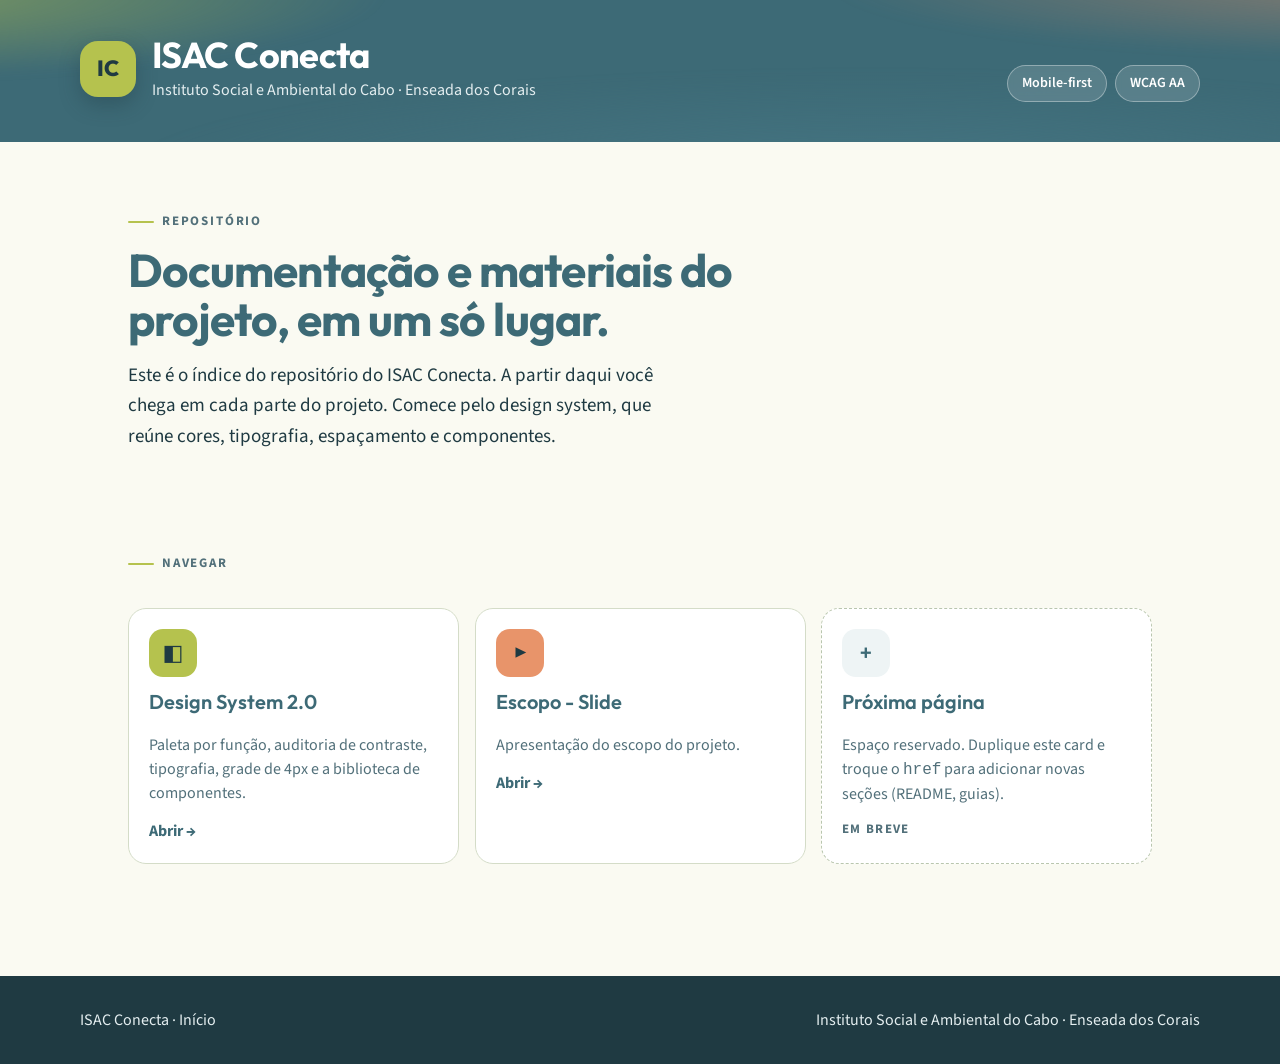
<file: index.html>
<!DOCTYPE html>
<html lang="pt-BR">
<head>
<meta charset="utf-8">
<meta name="viewport" content="width=device-width, initial-scale=1">
<title>ISAC Conecta · Início</title>
<link rel="preconnect" href="https://fonts.googleapis.com">
<link rel="preconnect" href="https://fonts.gstatic.com" crossorigin>
<link href="https://fonts.googleapis.com/css2?family=Outfit:wght@400;500;600;700;800&family=Source+Sans+3:ital,wght@0,400;0,500;0,600;0,700;1,400&display=swap" rel="stylesheet">
<link rel="stylesheet" href="assets/style.css">
</head>
<body>
<div class="reading-bar" id="readingBar"></div>
<div class="page">

  <header class="site-header">
    <div class="wrap header-row">
      <div class="brand">
        <div class="brand-mark">IC</div>
        <div>
          <div class="brand-name">ISAC Conecta</div>
          <div class="brand-sub">Instituto Social e Ambiental do Cabo · Enseada dos Corais</div>
        </div>
      </div>
      <div class="chips-head">
        <span class="chip-head">Mobile-first</span>
        <span class="chip-head">WCAG AA</span>
      </div>
    </div>
  </header>

  <main>

    <section class="reveal">
      <div class="eyebrow">Repositório</div>
      <h2 class="h-display" style="max-width:24ch">Documentação e materiais do projeto, em um só lugar.</h2>
      <p class="lead mt-16">Este é o índice do repositório do ISAC Conecta. A partir daqui você chega em cada parte do projeto. Comece pelo design system, que reúne cores, tipografia, espaçamento e componentes.</p>
    </section>

    <section class="reveal">
      <div class="eyebrow">Navegar</div>
      <div class="grid g-300 mt-20 reveal-stagger">

        <a href="design-system.html" class="card hover-lift principle" style="text-decoration:none;color:inherit;display:flex;flex-direction:column;gap:10px">
          <div style="width:48px;height:48px;border-radius:14px;background:#B5C24E;display:grid;place-items:center;color:#1F3A42;font-size:22px;font-weight:700">◧</div>
          <div class="card-title" style="font-size:20px">Design System 2.0</div>
          <p class="card-body">Paleta por função, auditoria de contraste, tipografia, grade de 4px e a biblioteca de componentes.</p>
          <span style="font-weight:700;color:var(--isac-primary-dark);margin-top:4px">Abrir &rarr;</span>
        </a>

        <a href="apresentacao-escopo.html" class="card hover-lift principle" style="text-decoration:none;color:inherit;display:flex;flex-direction:column;gap:10px">
          <div style="width:48px;height:48px;border-radius:14px;background:#E8946A;display:grid;place-items:center;color:#1F3A42;font-size:22px;font-weight:700">▶</div>
          <div class="card-title" style="font-size:20px">Escopo - Slide</div>
          <p class="card-body">Apresentação do escopo do projeto.</p>
          <span style="font-weight:700;color:var(--isac-primary-dark);margin-top:4px">Abrir &rarr;</span>
        </a>

        <div class="card" style="display:flex;flex-direction:column;gap:10px;border-style:dashed;border-color:#B9C6AE">
          <div style="width:48px;height:48px;border-radius:14px;background:#EEF4F5;display:grid;place-items:center;color:#3D6A76;font-size:22px;font-weight:700">+</div>
          <div class="card-title" style="font-size:20px">Próxima página</div>
          <p class="card-body">Espaço reservado. Duplique este card e troque o <code>href</code> para adicionar novas seções (README, guias).</p>
          <span class="label-kicker" style="margin-top:4px">Em breve</span>
        </div>

      </div>
    </section>

  </main>

  <footer class="site-footer">
    <div class="wrap footer-row">
      <span style="font-size:16px">ISAC Conecta · Início</span>
      <span style="font-size:16px">Instituto Social e Ambiental do Cabo · Enseada dos Corais</span>
    </div>
  </footer>
</div>

<script>
const io=new IntersectionObserver((es)=>{es.forEach(e=>{if(e.isIntersecting){e.target.classList.add('in');io.unobserve(e.target)}})},{threshold:.12,rootMargin:'0px 0px -8% 0px'});
document.querySelectorAll('.reveal,.reveal-stagger').forEach(el=>io.observe(el));
const bar=document.getElementById('readingBar');
const onScroll=()=>{const h=document.documentElement;const p=h.scrollTop/(h.scrollHeight-h.clientHeight);bar.style.width=(p*100)+'%'};
document.addEventListener('scroll',onScroll,{passive:true});onScroll();
</script>
</body>
</html>
</file>
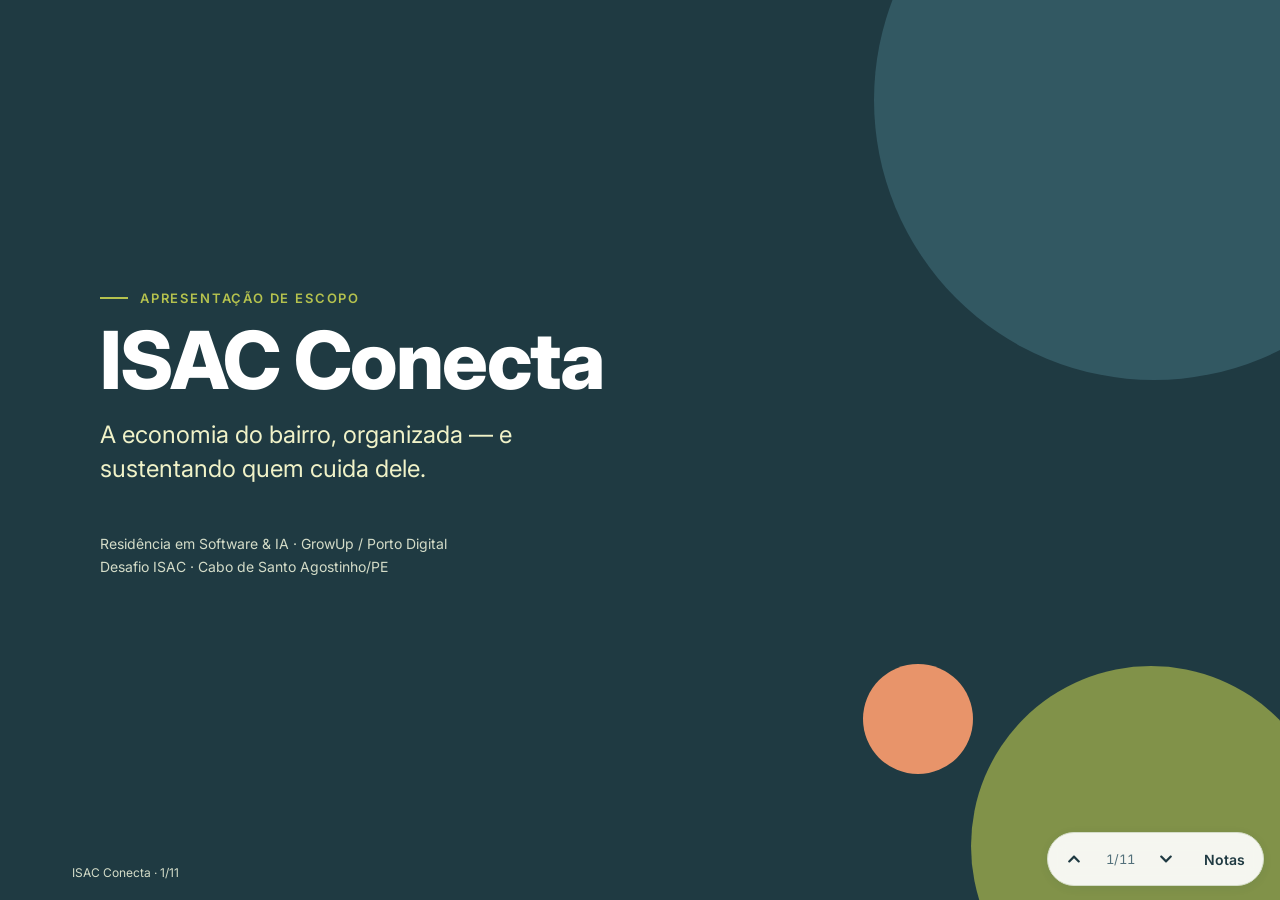
<file: apresentacao-escopo.html>
<!doctype html>
<html lang="pt-BR">
<head>
<meta charset="utf-8">
<meta name="viewport" content="width=device-width, initial-scale=1, viewport-fit=cover">
<title>ISAC Conecta — Apresentação de escopo</title>
<meta name="description" content="Escopo do projeto ISAC Conecta: visão, problema, pilares, MVP e status.">
<meta name="theme-color" content="#1F3A42">
<link rel="preconnect" href="https://fonts.googleapis.com">
<link rel="preconnect" href="https://fonts.gstatic.com" crossorigin>
<link href="https://fonts.googleapis.com/css2?family=Inter:ital,wght@0,400;0,600;0,700;0,800;1,600&display=swap" rel="stylesheet">
<style>:root{
  --petroleo:#4A7C8A;--petroleo-medio:#52707A;--petroleo-escuro:#3D6A76;--tinta:#1F3A42;
  --oliva:#B5C24E;--oliva-prof:#6E7826;--coral:#E8946A;--areia:#FAFAF2;--branco:#FFFFFF;
  --creme:#F0F2C8;--salvia:#D4DCC8;
  --r-sm:8px;--r-md:12px;--r-lg:16px;
  --sombra:0 2px 10px rgba(31,58,66,.08);
  --font:"Inter",system-ui,-apple-system,"Segoe UI",Roboto,Arial,sans-serif;
}
*,*::before,*::after{box-sizing:border-box}
html,body{margin:0;height:100%;background:var(--areia);color:var(--tinta);font-family:var(--font);-webkit-font-smoothing:antialiased;-webkit-text-size-adjust:100%}
h1,h2,h3,h4,p,ul,ol,figure{margin:0}
ul,ol{padding:0;list-style:none}
svg{width:1em;height:1em;flex:none}
a{color:inherit}
:focus-visible{outline:3px solid var(--oliva);outline-offset:3px;border-radius:4px}

.deck{height:100%;overflow-y:auto;scroll-snap-type:y mandatory;scroll-behavior:smooth;overscroll-behavior:contain}
.slide{position:relative;min-height:100vh;min-height:100svh;scroll-snap-align:start;display:flex;flex-direction:column;justify-content:center;
  padding:calc(40px + env(safe-area-inset-top,0px)) clamp(20px,6vw,72px) calc(72px + env(safe-area-inset-bottom,0px));overflow:hidden}
.inner{position:relative;z-index:1;width:100%;max-width:1080px;margin:0 auto}
.rodape{position:absolute;left:clamp(20px,6vw,72px);bottom:calc(20px + env(safe-area-inset-bottom,0px));font-size:12px;color:var(--petroleo-medio)}

.kicker{display:flex;align-items:center;gap:12px;font-size:13px;font-weight:600;letter-spacing:.14em;text-transform:uppercase;color:var(--petroleo);margin-bottom:12px}
.kicker::before{content:"";width:28px;height:1.5px;background:currentColor}
.k-oliva{color:var(--oliva)} .k-creme{color:var(--creme)}
h1{font-size:clamp(44px,8vw,80px);font-weight:800;line-height:1.05;letter-spacing:-.02em}
h2{font-size:clamp(26px,4vw,38px);font-weight:700;line-height:1.2;letter-spacing:-.01em;max-width:32ch}
.inner>h2::after,.split h2::after{content:"";display:block;width:40px;height:4px;border-radius:2px;background:var(--oliva);margin:16px 0 28px}
h3{font-size:18px;font-weight:600;line-height:1.3}
.body{font-size:clamp(16px,1.6vw,19px);line-height:1.55;color:var(--petroleo-medio);max-width:44ch}
.tagline{margin-top:24px;font-size:18px;font-weight:600;font-style:italic;color:var(--oliva-prof)}
.lead{font-size:clamp(18px,2.2vw,24px);line-height:1.4;max-width:30ch;margin-top:16px}
.creme{color:var(--creme)}

.card{background:var(--branco);border:1px solid var(--salvia);border-radius:var(--r-md);padding:24px;box-shadow:var(--sombra)}
.card ul li,.nivel li{position:relative;padding-left:18px;margin-top:10px;font-size:15px;line-height:1.45}
.card ul li::before,.nivel li::before{content:"";position:absolute;left:2px;top:.6em;width:6px;height:6px;border-radius:50%;background:currentColor;opacity:.6}
.grid{display:grid;gap:20px}
.g2{grid-template-columns:repeat(2,minmax(0,1fr))}
.g3{grid-template-columns:repeat(3,minmax(0,1fr))}
.alinha{align-items:start}

.ico{display:inline-grid;place-items:center;width:44px;height:44px;border-radius:50%;font-size:20px;flex:none}
.ico-petroleo{background:var(--petroleo);color:var(--branco)}
.ico-coral{background:var(--coral);color:var(--tinta)}
.ico-oliva{background:var(--oliva);color:var(--tinta)}
.ico-olivaprof{background:var(--oliva-prof);color:var(--branco)}
.ico-creme{background:var(--creme);color:var(--petroleo-escuro)}

/* dark slides */
.dark{background:var(--tinta);color:var(--branco)}
.dark .rodape{color:var(--salvia)}
.petroleo{background:var(--petroleo);color:var(--branco)}
.petroleo .rodape{color:var(--creme)}
.meta{margin-top:48px;font-size:14px;line-height:1.6;color:var(--salvia)}
.blob{position:absolute;border-radius:50%;pointer-events:none}
.b1{width:min(60vw,560px);aspect-ratio:1;right:-12%;top:-20%;background:var(--petroleo);opacity:.45}
.b2{width:min(38vw,360px);aspect-ratio:1;right:-4%;bottom:-14%;background:var(--oliva);opacity:.65}
.b3{width:min(12vw,110px);aspect-ratio:1;right:24%;bottom:14%;background:var(--coral)}
.b4{width:min(44vw,420px);aspect-ratio:1;left:-14%;bottom:-24%;background:var(--petroleo);opacity:.45}
.b5{width:min(28vw,260px);aspect-ratio:1;right:-6%;top:-10%;background:var(--oliva);opacity:.6}

/* visão */
.split{display:grid;grid-template-columns:1.15fr .85fr;gap:48px;align-items:center}
.chat{background:var(--branco);border:1px solid var(--salvia);border-radius:var(--r-lg);padding:20px;display:flex;flex-direction:column;gap:10px;box-shadow:var(--sombra)}
.msg{align-self:flex-start;max-width:85%;padding:8px 12px;border-radius:var(--r-sm);background:rgba(212,220,200,.6);color:var(--petroleo-medio);font-size:14px}
.msg.r{align-self:flex-end}
.msg.util{background:var(--creme);border:1.5px solid var(--oliva);color:var(--tinta);font-weight:600}

/* pitch */
.pitch{font-size:clamp(24px,3.6vw,40px);line-height:1.3;max-width:28ch}
.pitch strong{color:var(--oliva)}
.meta-box{display:inline-block;margin-top:40px;background:var(--tinta);color:var(--creme);padding:16px 28px;border-radius:var(--r-md);font-size:18px}
.meta-box strong{color:var(--oliva)}

/* problema */
.card-h{display:flex;align-items:center;gap:14px;margin-bottom:6px}
.raiz{margin-top:24px;font-size:16px;line-height:1.5}
.raiz strong{color:var(--oliva-prof)}

/* fluxo */
.fluxo{display:grid;grid-template-columns:repeat(4,minmax(0,1fr));gap:28px;counter-reset:passo}
.step{position:relative;padding:20px}
.step h3{margin-top:14px;font-size:16px}
.step p{margin-top:6px;font-size:14px;line-height:1.4;color:var(--petroleo-medio)}
.step:not(:last-child)::after{content:"›";position:absolute;right:-20px;top:50%;transform:translateY(-50%);font-size:24px;color:var(--petroleo)}
.step.destaque{background:var(--tinta);border-color:var(--tinta)}
.step.destaque h3{color:var(--branco)} .step.destaque p{color:var(--salvia)}
.exemplo{display:grid;grid-template-columns:1fr auto 1.2fr;gap:20px;align-items:center;margin-top:28px}
.entra,.sai{border-radius:var(--r-md);padding:18px 20px}
.entra{background:rgba(212,220,200,.7)}
.entra p{font-size:18px;font-style:italic}
.sai{background:var(--branco);border:1.5px solid var(--oliva)}
.sai p{font-size:18px;line-height:1.4} .sai small{font-size:14px;color:var(--petroleo-medio)}
.rot{display:block;font-size:11px;font-weight:700;letter-spacing:.14em;text-transform:uppercase;color:var(--petroleo-medio);margin-bottom:6px}
.sai .rot{color:var(--oliva-prof)}
.seta{font-size:26px;color:var(--oliva-prof);display:grid}

/* pilares */
.pilar .ico{width:60px;height:60px;font-size:26px}
.pilar h3{margin-top:20px;font-size:20px}
.pilar p{margin-top:10px;font-size:15px;line-height:1.5;color:var(--petroleo-medio)}

/* níveis */
.nivel{border-radius:var(--r-md);padding:24px}
.nivel h3{font-size:13px;font-weight:700;letter-spacing:.1em;text-transform:uppercase;margin-bottom:6px}
.n1{background:var(--tinta);color:var(--branco)} .n1 h3{color:var(--oliva)}
.n2{background:var(--creme)} .n2 h3{color:var(--oliva-prof)}
.n3{background:var(--branco);border:1.5px dashed var(--salvia)} .n3 h3{color:var(--oliva-prof)}
.aviso{display:flex;gap:14px;align-items:center;margin-top:24px;font-size:14px;line-height:1.5}
.aviso .ico{width:32px;height:32px;font-size:14px}

/* construção */
.stack li{display:flex;gap:16px;align-items:center;margin-bottom:20px}
.stack h3{font-size:17px} .stack p{font-size:15px;color:var(--petroleo-medio);margin-top:2px}
.card-t{margin-bottom:18px}
.ondas li{display:flex;gap:14px;align-items:center;margin-top:16px}
.ondas h4{font-size:16px;font-weight:600} .ondas p{font-size:14px;color:var(--petroleo-medio);margin-top:2px}
.num{display:grid;place-items:center;width:40px;height:40px;border-radius:50%;font-weight:700;color:var(--branco);flex:none}
.o1 .num{background:var(--petroleo)} .o2 .num{background:var(--oliva-prof)} .o3 .num{background:var(--coral);color:var(--tinta)}

/* design system */
.paleta h3{font-size:15px;margin:0 0 10px}
.paleta h3:not(:first-child){margin-top:18px}
.sw{display:grid;grid-template-columns:repeat(3,1fr);gap:12px}
.sw span{display:block;height:48px;border-radius:var(--r-sm);border:1px solid var(--salvia)}
.sw figcaption{font-size:12px;margin-top:6px;color:var(--petroleo-medio);line-height:1.3}
.sw code{font-family:inherit;display:block}
.aa{display:flex;gap:20px;align-items:center;font-size:18px}
.aa span:first-child{font-size:64px;font-weight:800;line-height:1}
.aa small{font-size:14px;color:var(--petroleo-medio)}
.princ li{display:flex;align-items:center;gap:14px;margin-top:14px;font-size:16px;padding:0}
.princ li::before{display:none}
.princ .ico{width:36px;height:36px;font-size:16px}

/* timeline */
.timeline{display:grid;grid-template-columns:repeat(5,1fr);position:relative;margin:36px 0 32px}
.timeline::before{content:"";position:absolute;left:10%;right:10%;top:9px;height:3px;background:var(--salvia)}
.timeline::after{content:"";position:absolute;left:10%;width:24%;top:9px;height:3px;background:var(--oliva)}
.timeline li{position:relative;z-index:1;display:flex;flex-direction:column;align-items:center;text-align:center;padding:0 6px}
.dot{width:21px;height:21px;border-radius:50%;background:var(--branco);border:3px solid var(--petroleo);margin-bottom:12px}
.timeline .feito .dot{background:var(--oliva);border-color:var(--oliva-prof)}
.timeline strong{color:var(--petroleo);font-size:16px}
.timeline .feito strong{color:var(--oliva-prof)}
.timeline .entrega .dot{border-color:var(--coral)} .timeline .entrega strong{color:#B4462F}
.timeline small{font-size:13px;color:var(--petroleo-medio);margin-top:2px}
.timeline p{font-size:14px;margin-top:4px;line-height:1.35}
.aqui{position:absolute;top:-36px;background:var(--tinta);color:var(--branco);font-size:12px;font-weight:700;padding:5px 12px;border-radius:var(--r-sm);white-space:nowrap}
.feitos h3{color:var(--oliva-prof);margin-bottom:4px}
.feitos ul{display:grid;grid-template-columns:1fr 1fr;gap:4px 24px}
.feitos li{display:flex;gap:10px;align-items:center;padding:0}
.feitos li::before{display:none}
.feitos svg{color:var(--oliva-prof);font-size:18px}

/* fim */
.linkline{display:flex;align-items:center;gap:14px;font-size:clamp(15px,2vw,19px);margin-top:18px}
.fim .linkline:first-of-type{margin-top:44px}
.linkline svg{font-size:24px;color:var(--oliva)}
.linkline a{text-underline-offset:4px;overflow-wrap:anywhere}
.linkline.ok{color:var(--creme)}

/* notas do apresentador */
.notes{position:relative;z-index:1;max-width:1080px;margin:28px auto 0;width:100%;background:var(--creme);color:var(--tinta);border-radius:var(--r-md);padding:14px 18px;font-size:15px;line-height:1.5}
body.show-notes .notes{display:block}

/* controles */
.controles{position:fixed;right:calc(16px + env(safe-area-inset-right,0px));bottom:calc(14px + env(safe-area-inset-bottom,0px));z-index:10;display:flex;align-items:center;gap:6px;
  background:rgba(255,255,255,.92);backdrop-filter:blur(8px);-webkit-backdrop-filter:blur(8px);border:1px solid var(--salvia);border-radius:999px;padding:6px;box-shadow:var(--sombra)}
.controles button{font:inherit;font-size:14px;font-weight:600;color:var(--tinta);background:transparent;border:0;border-radius:999px;min-width:40px;height:40px;padding:0 12px;cursor:pointer;display:grid;place-items:center}
.controles button:hover{background:var(--creme)}
.controles button[aria-pressed="true"]{background:var(--oliva)}
#count{font-size:13px;font-variant-numeric:tabular-nums;color:var(--petroleo-medio);min-width:40px;text-align:center}

/* ---------- mobile ---------- */
@media (max-width:820px){
  .slide{justify-content:flex-start;padding-top:calc(56px + env(safe-area-inset-top,0px));padding-bottom:calc(88px + env(safe-area-inset-bottom,0px))}
  .capa,.fim,.petroleo{justify-content:center}
  .deck{scroll-snap-type:y proximity}
  .split,.g2,.g3{grid-template-columns:1fr}
  .split{gap:28px}
  .fluxo{grid-template-columns:1fr 1fr;gap:14px}
  .step:not(:last-child)::after{display:none}
  .exemplo{grid-template-columns:1fr;gap:10px}
  .seta{transform:rotate(90deg);justify-self:center}
  .timeline{grid-template-columns:1fr;gap:18px;margin:20px 0 28px;padding-left:4px}
  .timeline::before{left:13px;right:auto;top:10px;bottom:10px;width:3px;height:auto}
  .timeline::after{left:13px;top:10px;height:38%;width:3px}
  .timeline li{display:grid;grid-template-columns:21px auto 1fr;column-gap:14px;align-items:baseline;text-align:left;padding:0}
  .dot{grid-row:span 2;margin:0;align-self:start}
  .timeline small{grid-column:3;margin:0}
  .timeline p{grid-column:2 / span 2;margin:0}
  .aqui{position:static;grid-column:2 / span 2;justify-self:start;margin-bottom:4px;order:-1}
  .feitos ul{grid-template-columns:1fr}
  .chat{padding:14px}
  .b1{width:90vw;right:-40%;top:-10%} .b2{width:60vw;right:-20%} .b3{right:12%;bottom:20%}
}
@media (max-width:420px){ .fluxo{grid-template-columns:1fr} .linkline{font-size:14px} }
@media (prefers-reduced-motion:reduce){ .deck{scroll-behavior:auto} }
@media print{
  .deck{height:auto;overflow:visible} .controles{display:none}
  .slide{min-height:auto;break-after:page;page-break-after:always}
}
</style>
</head>
<body>
<main class="deck" id="deck">
<section class="slide dark capa" id="s1" aria-label="Slide 1 de 11">

  <div class="blob b1"></div><div class="blob b2"></div><div class="blob b3"></div>
  <div class="inner">
    <p class="kicker k-oliva">Apresentação de escopo</p>
    <h1>ISAC Conecta</h1>
    <p class="lead creme">A economia do bairro, organizada — e sustentando quem cuida dele.</p>
    <p class="meta">Residência em Software &amp; IA · GrowUp / Porto Digital<br>Desafio ISAC · Cabo de Santo Agostinho/PE</p>
  </div>
<aside class="notes" hidden><strong>Nota do apresentador:</strong> Abrir com calma. 'Somos o grupo do ISAC Conecta. Hoje vou mostrar o escopo do projeto: o que a gente vai construir, pra quem, e em que ponto a gente está.'</aside>
<p class="rodape">ISAC Conecta · 1/11</p>
</section>
<section class="slide " id="s2" aria-label="Slide 2 de 11">
<div class="inner split">
    <div>
      <p class="kicker">A visão</p>
      <h2>Todo bairro tem uma economia real pulsando dentro do grupo do WhatsApp.</h2>
      <p class="body">Gente vendendo, oferecendo serviço, procurando quem faça. Mas o anúncio útil desaparece em minutos, soterrado por centenas de mensagens.</p>
      <p class="tagline">O valor já existe. Falta organizar.</p>
    </div>
    <div class="chat" aria-label="Exemplo de conversa em grupo de WhatsApp">
      <p class="msg">bom dia grupo 🌞</p><p class="msg r">alguém sabe se vai faltar água?</p><p class="msg util">vendo fogão 4 bocas 250 zap 9 9999</p><p class="msg r">kkkkkkkk</p><p class="msg">bom dia!!</p><p class="msg r util">quem tiver pedreiro me chama</p><p class="msg">[figurinha]</p><p class="msg r">ok</p>
    </div>
  </div>
<aside class="notes" hidden><strong>Nota do apresentador:</strong> Todo bairro tem economia de verdade rolando no WhatsApp. O problema não é falta de oferta: é que a mensagem útil some no meio de bom-dia, figurinha e conversa. Os destaques em verde são as mensagens que valem dinheiro — e que ninguém encontra depois.</aside>
<p class="rodape">ISAC Conecta · 2/11</p>
</section>
<section class="slide petroleo" id="s3" aria-label="Slide 3 de 11">
<div class="inner">
    <p class="kicker k-creme">Em uma frase</p>
    <p class="pitch">Usaremos IA para transformar o caos dos grupos de WhatsApp na <strong>economia organizada do bairro</strong> — e converteremos isso em <strong>receita recorrente que sustenta o ISAC.</strong></p>
    <p class="meta-box">Meta: <strong>~R$ 2.000/mês</strong> pro ISAC</p>
  </div>
<aside class="notes" hidden><strong>Nota do apresentador:</strong> Essa é a frase que resume tudo. Duas metades: organizar a economia do bairro com IA, e fazer isso gerar dinheiro recorrente pra instituição. A meta de referência é chegar perto de R$ 2.000 por mês pro ISAC.</aside>
<p class="rodape">ISAC Conecta · 3/11</p>
</section>
<section class="slide " id="s4" aria-label="Slide 4 de 11">
<div class="inner">
    <p class="kicker">O problema</p><h2>Duas camadas, uma raiz só</h2>
    <div class="grid g2">
      <article class="card">
        <h3 class="card-h"><span class="ico ico-petroleo"><svg stroke="currentColor" fill="currentColor" stroke-width="0" viewBox="0 0 640 512" aria-hidden="true" focusable="false" height="1em" width="1em" xmlns="http://www.w3.org/2000/svg"><path d="M96 224c35.3 0 64-28.7 64-64s-28.7-64-64-64-64 28.7-64 64 28.7 64 64 64zm448 0c35.3 0 64-28.7 64-64s-28.7-64-64-64-64 28.7-64 64 28.7 64 64 64zm32 32h-64c-17.6 0-33.5 7.1-45.1 18.6 40.3 22.1 68.9 62 75.1 109.4h66c17.7 0 32-14.3 32-32v-32c0-35.3-28.7-64-64-64zm-256 0c61.9 0 112-50.1 112-112S381.9 32 320 32 208 82.1 208 144s50.1 112 112 112zm76.8 32h-8.3c-20.8 10-43.9 16-68.5 16s-47.6-6-68.5-16h-8.3C179.6 288 128 339.6 128 403.2V432c0 26.5 21.5 48 48 48h288c26.5 0 48-21.5 48-48v-28.8c0-63.6-51.6-115.2-115.2-115.2zm-223.7-13.4C161.5 263.1 145.6 256 128 256H64c-35.3 0-64 28.7-64 64v32c0 17.7 14.3 32 32 32h65.9c6.3-47.4 34.9-87.3 75.2-109.4z"></path></svg></span>Camada 1 · Comunidade</h3>
        <ul><li>O anúncio útil some em minutos no meio de centenas de mensagens</li><li>Quem procura um produto ou serviço não encontra</li><li>O comércio local não tem alcance nem vitrine</li></ul>
      </article>
      <article class="card">
        <h3 class="card-h"><span class="ico ico-coral"><svg stroke="currentColor" fill="currentColor" stroke-width="0" viewBox="0 0 576 512" aria-hidden="true" focusable="false" height="1em" width="1em" xmlns="http://www.w3.org/2000/svg"><path d="M275.3 250.5c7 7.4 18.4 7.4 25.5 0l108.9-114.2c31.6-33.2 29.8-88.2-5.6-118.8-30.8-26.7-76.7-21.9-104.9 7.7L288 36.9l-11.1-11.6C248.7-4.4 202.8-9.2 172 17.5c-35.3 30.6-37.2 85.6-5.6 118.8l108.9 114.2zm290 77.6c-11.8-10.7-30.2-10-42.6 0L430.3 402c-11.3 9.1-25.4 14-40 14H272c-8.8 0-16-7.2-16-16s7.2-16 16-16h78.3c15.9 0 30.7-10.9 33.3-26.6 3.3-20-12.1-37.4-31.6-37.4H192c-27 0-53.1 9.3-74.1 26.3L71.4 384H16c-8.8 0-16 7.2-16 16v96c0 8.8 7.2 16 16 16h356.8c14.5 0 28.6-4.9 40-14L564 377c15.2-12.1 16.4-35.3 1.3-48.9z"></path></svg></span>Camada 2 · Instituição</h3>
        <ul><li>Associação sem fins econômicos, fundada em 2023, tocada por voluntários</li><li>Sem receita recorrente: vive de doações e rifas</li><li>Maior risco hoje: falta de sustentabilidade financeira</li></ul>
      </article>
    </div>
    <p class="raiz"><strong>A raiz é a mesma:</strong> o valor circula no bairro, mas não fica registrado nem volta pra quem cuida dele.</p>
  </div>
<aside class="notes" hidden><strong>Nota do apresentador:</strong> O problema tem duas camadas. Pra comunidade: o anúncio some e ninguém acha nada. Pra instituição: o ISAC tem 6 diretores voluntários, cerca de 200 moradores no grupo, e nenhuma receita fixa — vive de doação e rifa. Nossa solução ataca as duas ao mesmo tempo.</aside>
<p class="rodape">ISAC Conecta · 4/11</p>
</section>
<section class="slide " id="s5" aria-label="Slide 5 de 11">
<div class="inner">
    <p class="kicker">Como funciona</p><h2>Do caos do grupo à vitrine do bairro</h2>
    <ol class="fluxo">
      <li class="card step"><span class="ico ico-creme"><svg stroke="currentColor" fill="currentColor" stroke-width="0" viewBox="0 0 448 512" aria-hidden="true" focusable="false" height="1em" width="1em" xmlns="http://www.w3.org/2000/svg"><path d="M380.9 97.1C339 55.1 283.2 32 223.9 32c-122.4 0-222 99.6-222 222 0 39.1 10.2 77.3 29.6 111L0 480l117.7-30.9c32.4 17.7 68.9 27 106.1 27h.1c122.3 0 224.1-99.6 224.1-222 0-59.3-25.2-115-67.1-157zm-157 341.6c-33.2 0-65.7-8.9-94-25.7l-6.7-4-69.8 18.3L72 359.2l-4.4-7c-18.5-29.4-28.2-63.3-28.2-98.2 0-101.7 82.8-184.5 184.6-184.5 49.3 0 95.6 19.2 130.4 54.1 34.8 34.9 56.2 81.2 56.1 130.5 0 101.8-84.9 184.6-186.6 184.6zm101.2-138.2c-5.5-2.8-32.8-16.2-37.9-18-5.1-1.9-8.8-2.8-12.5 2.8-3.7 5.6-14.3 18-17.6 21.8-3.2 3.7-6.5 4.2-12 1.4-32.6-16.3-54-29.1-75.5-66-5.7-9.8 5.7-9.1 16.3-30.3 1.8-3.7.9-6.9-.5-9.7-1.4-2.8-12.5-30.1-17.1-41.2-4.5-10.8-9.1-9.3-12.5-9.5-3.2-.2-6.9-.2-10.6-.2-3.7 0-9.7 1.4-14.8 6.9-5.1 5.6-19.4 19-19.4 46.3 0 27.3 19.9 53.7 22.6 57.4 2.8 3.7 39.1 59.7 94.8 83.8 35.2 15.2 49 16.5 66.6 13.9 10.7-1.6 32.8-13.4 37.4-26.4 4.6-13 4.6-24.1 3.2-26.4-1.3-2.5-5-3.9-10.5-6.6z"></path></svg></span><h3>Mensagem bruta</h3><p>Texto informal, do jeito que o morador escreve</p></li><li class="card step destaque"><span class="ico ico-oliva"><svg stroke="currentColor" fill="currentColor" stroke-width="0" viewBox="0 0 640 512" aria-hidden="true" focusable="false" height="1em" width="1em" xmlns="http://www.w3.org/2000/svg"><path d="M32,224H64V416H32A31.96166,31.96166,0,0,1,0,384V256A31.96166,31.96166,0,0,1,32,224Zm512-48V448a64.06328,64.06328,0,0,1-64,64H160a64.06328,64.06328,0,0,1-64-64V176a79.974,79.974,0,0,1,80-80H288V32a32,32,0,0,1,64,0V96H464A79.974,79.974,0,0,1,544,176ZM264,256a40,40,0,1,0-40,40A39.997,39.997,0,0,0,264,256Zm-8,128H192v32h64Zm96,0H288v32h64ZM456,256a40,40,0,1,0-40,40A39.997,39.997,0,0,0,456,256Zm-8,128H384v32h64ZM640,256V384a31.96166,31.96166,0,0,1-32,32H576V224h32A31.96166,31.96166,0,0,1,640,256Z"></path></svg></span><h3>IA extrai dados</h3><p>Categoria, preço e contato saem do texto</p></li><li class="card step"><span class="ico ico-creme"><svg stroke="currentColor" fill="currentColor" stroke-width="0" viewBox="0 0 576 512" aria-hidden="true" focusable="false" height="1em" width="1em" xmlns="http://www.w3.org/2000/svg"><path d="M528 32H48C21.5 32 0 53.5 0 80v16h576V80c0-26.5-21.5-48-48-48zM0 432c0 26.5 21.5 48 48 48h480c26.5 0 48-21.5 48-48V128H0v304zm352-232c0-4.4 3.6-8 8-8h144c4.4 0 8 3.6 8 8v16c0 4.4-3.6 8-8 8H360c-4.4 0-8-3.6-8-8v-16zm0 64c0-4.4 3.6-8 8-8h144c4.4 0 8 3.6 8 8v16c0 4.4-3.6 8-8 8H360c-4.4 0-8-3.6-8-8v-16zm0 64c0-4.4 3.6-8 8-8h144c4.4 0 8 3.6 8 8v16c0 4.4-3.6 8-8 8H360c-4.4 0-8-3.6-8-8v-16zM176 192c35.3 0 64 28.7 64 64s-28.7 64-64 64-64-28.7-64-64 28.7-64 64-64zM67.1 396.2C75.5 370.5 99.6 352 128 352h8.2c12.3 5.1 25.7 8 39.8 8s27.6-2.9 39.8-8h8.2c28.4 0 52.5 18.5 60.9 44.2 3.2 9.9-5.2 19.8-15.6 19.8H82.7c-10.4 0-18.8-10-15.6-19.8z"></path></svg></span><h3>Card estruturado</h3><p>Anúncio padronizado e fácil de ler</p></li><li class="card step"><span class="ico ico-creme"><svg stroke="currentColor" fill="currentColor" stroke-width="0" viewBox="0 0 512 512" aria-hidden="true" focusable="false" height="1em" width="1em" xmlns="http://www.w3.org/2000/svg"><path d="M505 442.7L405.3 343c-4.5-4.5-10.6-7-17-7H372c27.6-35.3 44-79.7 44-128C416 93.1 322.9 0 208 0S0 93.1 0 208s93.1 208 208 208c48.3 0 92.7-16.4 128-44v16.3c0 6.4 2.5 12.5 7 17l99.7 99.7c9.4 9.4 24.6 9.4 33.9 0l28.3-28.3c9.4-9.4 9.4-24.6.1-34zM208 336c-70.7 0-128-57.2-128-128 0-70.7 57.2-128 128-128 70.7 0 128 57.2 128 128 0 70.7-57.2 128-128 128z"></path></svg></span><h3>Vitrine com busca</h3><p>Busca e filtro por categoria e preço</p></li>
    </ol>
    <div class="exemplo">
      <div class="entra"><span class="rot">Entra</span><p>“vendo fogão 4 bocas 250 zap 9 9999”</p></div>
      <span class="seta"><svg stroke="currentColor" fill="currentColor" stroke-width="0" viewBox="0 0 448 512" aria-hidden="true" focusable="false" height="1em" width="1em" xmlns="http://www.w3.org/2000/svg"><path d="M190.5 66.9l22.2-22.2c9.4-9.4 24.6-9.4 33.9 0L441 239c9.4 9.4 9.4 24.6 0 33.9L246.6 467.3c-9.4 9.4-24.6 9.4-33.9 0l-22.2-22.2c-9.5-9.5-9.3-25 .4-34.3L311.4 296H24c-13.3 0-24-10.7-24-24v-32c0-13.3 10.7-24 24-24h287.4L190.9 101.2c-9.8-9.3-10-24.8-.4-34.3z"></path></svg></span>
      <div class="sai"><span class="rot">Sai</span><p><strong>Fogão 4 bocas</strong><br><small>Categoria: Eletrodomésticos · R$ 250 · WhatsApp</small></p></div>
    </div>
  </div>
<aside class="notes" hidden><strong>Nota do apresentador:</strong> Esse é o coração técnico. O morador escreve do jeito dele — 'vendo fogão 4 bocas 250 zap' — e a IA entende: é um eletrodoméstico, custa 250, o contato é esse. Vira um card organizado numa vitrine com busca. No MVP as mensagens são coladas ou importadas; a leitura automática do WhatsApp fica pro futuro.</aside>
<p class="rodape">ISAC Conecta · 5/11</p>
</section>
<section class="slide " id="s6" aria-label="Slide 6 de 11">
<div class="inner">
    <p class="kicker">Pilares do produto</p><h2>Três pilares sustentam o ISAC Conecta</h2>
    <div class="grid g3"><article class="card pilar"><span class="ico ico-petroleo"><svg stroke="currentColor" fill="currentColor" stroke-width="0" viewBox="0 0 576 512" aria-hidden="true" focusable="false" height="1em" width="1em" xmlns="http://www.w3.org/2000/svg"><path d="M208 0c-29.9 0-54.7 20.5-61.8 48.2-.8 0-1.4-.2-2.2-.2-35.3 0-64 28.7-64 64 0 4.8.6 9.5 1.7 14C52.5 138 32 166.6 32 200c0 12.6 3.2 24.3 8.3 34.9C16.3 248.7 0 274.3 0 304c0 33.3 20.4 61.9 49.4 73.9-.9 4.6-1.4 9.3-1.4 14.1 0 39.8 32.2 72 72 72 4.1 0 8.1-.5 12-1.2 9.6 28.5 36.2 49.2 68 49.2 39.8 0 72-32.2 72-72V64c0-35.3-28.7-64-64-64zm368 304c0-29.7-16.3-55.3-40.3-69.1 5.2-10.6 8.3-22.3 8.3-34.9 0-33.4-20.5-62-49.7-74 1-4.5 1.7-9.2 1.7-14 0-35.3-28.7-64-64-64-.8 0-1.5.2-2.2.2C422.7 20.5 397.9 0 368 0c-35.3 0-64 28.6-64 64v376c0 39.8 32.2 72 72 72 31.8 0 58.4-20.7 68-49.2 3.9.7 7.9 1.2 12 1.2 39.8 0 72-32.2 72-72 0-4.8-.5-9.5-1.4-14.1 29-12 49.4-40.6 49.4-73.9z"></path></svg></span><h3>Motor de IA</h3><p>Lê o texto informal dos grupos, classifica e extrai os dados de cada anúncio automaticamente.</p></article><article class="card pilar"><span class="ico ico-olivaprof"><svg stroke="currentColor" fill="currentColor" stroke-width="0" viewBox="0 0 512 512" aria-hidden="true" focusable="false" height="1em" width="1em" xmlns="http://www.w3.org/2000/svg"><path d="M0 168v-16c0-13.255 10.745-24 24-24h360V80c0-21.367 25.899-32.042 40.971-16.971l80 80c9.372 9.373 9.372 24.569 0 33.941l-80 80C409.956 271.982 384 261.456 384 240v-48H24c-13.255 0-24-10.745-24-24zm488 152H128v-48c0-21.314-25.862-32.08-40.971-16.971l-80 80c-9.372 9.373-9.372 24.569 0 33.941l80 80C102.057 463.997 128 453.437 128 432v-48h360c13.255 0 24-10.745 24-24v-16c0-13.255-10.745-24-24-24z"></path></svg></span><h3>Modelo de dois lados</h3><p>Grátis pra quem procura, pago pra quem quer alcance (comércio). Uma fatia de cada real vai para o ISAC.</p></article><article class="card pilar"><span class="ico ico-coral"><svg stroke="currentColor" fill="currentColor" stroke-width="0" viewBox="0 0 512 512" aria-hidden="true" focusable="false" height="1em" width="1em" xmlns="http://www.w3.org/2000/svg"><path d="M496 384H64V80c0-8.84-7.16-16-16-16H16C7.16 64 0 71.16 0 80v336c0 17.67 14.33 32 32 32h464c8.84 0 16-7.16 16-16v-32c0-8.84-7.16-16-16-16zM464 96H345.94c-21.38 0-32.09 25.85-16.97 40.97l32.4 32.4L288 242.75l-73.37-73.37c-12.5-12.5-32.76-12.5-45.25 0l-68.69 68.69c-6.25 6.25-6.25 16.38 0 22.63l22.62 22.62c6.25 6.25 16.38 6.25 22.63 0L192 237.25l73.37 73.37c12.5 12.5 32.76 12.5 45.25 0l96-96 32.4 32.4c15.12 15.12 40.97 4.41 40.97-16.97V112c.01-8.84-7.15-16-15.99-16z"></path></svg></span><h3>Painel de impacto vivo</h3><p>Mostra em tempo real quanto a plataforma já gerou pro ISAC, rumo à meta mensal.</p></article></div>
  </div>
<aside class="notes" hidden><strong>Nota do apresentador:</strong> Três pilares. A IA é o que torna viável: ninguém precisa preencher formulário. O modelo de dois lados é o que gera dinheiro: quem procura usa de graça, o comércio paga por destaque, e parte vai pro ISAC. E o painel de impacto mostra isso pra comunidade, o que gera confiança.</aside>
<p class="rodape">ISAC Conecta · 6/11</p>
</section>
<section class="slide " id="s7" aria-label="Slide 7 de 11">
<div class="inner">
    <p class="kicker">Escopo do MVP · entrega 02/out</p><h2>O que entra, o que é bônus, o que é futuro</h2>
    <div class="grid g3"><article class="nivel n1"><h3>Nível 1 · Essencial</h3><ul><li>Motor de IA</li><li>Vitrine com busca e filtro</li><li>Cadastro simples</li><li>Publicar anúncio</li></ul></article><article class="nivel n2"><h3>Nível 2 · Se der tempo</h3><ul><li>Área do comércio (perfil pago / destaque)</li><li>Painel do ISAC (barra rumo a R$ 2.000)</li><li>Selo de confiança</li></ul></article><article class="nivel n3"><h3>Nível 3 · Futuro</h3><ul><li>Leitura automática do WhatsApp</li><li>Recomendação (LocalMatch)</li><li>Reputação e Pix recorrente</li><li>App mobile</li></ul></article></div>
    <p class="aviso"><span class="ico ico-coral"><svg stroke="currentColor" fill="currentColor" stroke-width="0" viewBox="0 0 192 512" aria-hidden="true" focusable="false" height="1em" width="1em" xmlns="http://www.w3.org/2000/svg"><path d="M20 424.229h20V279.771H20c-11.046 0-20-8.954-20-20V212c0-11.046 8.954-20 20-20h112c11.046 0 20 8.954 20 20v212.229h20c11.046 0 20 8.954 20 20V492c0 11.046-8.954 20-20 20H20c-11.046 0-20-8.954-20-20v-47.771c0-11.046 8.954-20 20-20zM96 0C56.235 0 24 32.235 24 72s32.235 72 72 72 72-32.235 72-72S135.764 0 96 0z"></path></svg></span><span><strong>Por que o WhatsApp ao vivo fica fora:</strong> a API oficial exige empresa aprovada e tem custo; bibliotecas não oficiais violam os termos. No MVP, as mensagens são coladas ou importadas.</span></p>
  </div>
<aside class="notes" hidden><strong>Nota do apresentador:</strong> Aqui é o combinado. Nível 1 é o que vai funcionar com certeza na entrega. Nível 2 entra se sobrar tempo. Nível 3 fica documentado como evolução. Importante antecipar a pergunta do WhatsApp: a gente escolheu não usar integração não oficial porque viola os termos, e a oficial exige empresa aprovada.</aside>
<p class="rodape">ISAC Conecta · 7/11</p>
</section>
<section class="slide " id="s8" aria-label="Slide 8 de 11">
<div class="inner">
    <p class="kicker">Como vamos construir</p><h2>Stack e organização do time</h2>
    <div class="grid g2 alinha">
      <ul class="stack"><li><span class="ico ico-petroleo"><svg stroke="currentColor" fill="currentColor" stroke-width="0" viewBox="0 0 512 512" aria-hidden="true" focusable="false" height="1em" width="1em" xmlns="http://www.w3.org/2000/svg"><path d="M418.2 177.2c-5.4-1.8-10.8-3.5-16.2-5.1.9-3.7 1.7-7.4 2.5-11.1 12.3-59.6 4.2-107.5-23.1-123.3-26.3-15.1-69.2.6-112.6 38.4-4.3 3.7-8.5 7.6-12.5 11.5-2.7-2.6-5.5-5.2-8.3-7.7-45.5-40.4-91.1-57.4-118.4-41.5-26.2 15.2-34 60.3-23 116.7 1.1 5.6 2.3 11.1 3.7 16.7-6.4 1.8-12.7 3.8-18.6 5.9C38.3 196.2 0 225.4 0 255.6c0 31.2 40.8 62.5 96.3 81.5 4.5 1.5 9 3 13.6 4.3-1.5 6-2.8 11.9-4 18-10.5 55.5-2.3 99.5 23.9 114.6 27 15.6 72.4-.4 116.6-39.1 3.5-3.1 7-6.3 10.5-9.7 4.4 4.3 9 8.4 13.6 12.4 42.8 36.8 85.1 51.7 111.2 36.6 27-15.6 35.8-62.9 24.4-120.5-.9-4.4-1.9-8.9-3-13.5 3.2-.9 6.3-1.9 9.4-2.9 57.7-19.1 99.5-50 99.5-81.7 0-30.3-39.4-59.7-93.8-78.4zM282.9 92.3c37.2-32.4 71.9-45.1 87.7-36 16.9 9.7 23.4 48.9 12.8 100.4-.7 3.4-1.4 6.7-2.3 10-22.2-5-44.7-8.6-67.3-10.6-13-18.6-27.2-36.4-42.6-53.1 3.9-3.7 7.7-7.2 11.7-10.7zM167.2 307.5c5.1 8.7 10.3 17.4 15.8 25.9-15.6-1.7-31.1-4.2-46.4-7.5 4.4-14.4 9.9-29.3 16.3-44.5 4.6 8.8 9.3 17.5 14.3 26.1zm-30.3-120.3c14.4-3.2 29.7-5.8 45.6-7.8-5.3 8.3-10.5 16.8-15.4 25.4-4.9 8.5-9.7 17.2-14.2 26-6.3-14.9-11.6-29.5-16-43.6zm27.4 68.9c6.6-13.8 13.8-27.3 21.4-40.6s15.8-26.2 24.4-38.9c15-1.1 30.3-1.7 45.9-1.7s31 .6 45.9 1.7c8.5 12.6 16.6 25.5 24.3 38.7s14.9 26.7 21.7 40.4c-6.7 13.8-13.9 27.4-21.6 40.8-7.6 13.3-15.7 26.2-24.2 39-14.9 1.1-30.4 1.6-46.1 1.6s-30.9-.5-45.6-1.4c-8.7-12.7-16.9-25.7-24.6-39s-14.8-26.8-21.5-40.6zm180.6 51.2c5.1-8.8 9.9-17.7 14.6-26.7 6.4 14.5 12 29.2 16.9 44.3-15.5 3.5-31.2 6.2-47 8 5.4-8.4 10.5-17 15.5-25.6zm14.4-76.5c-4.7-8.8-9.5-17.6-14.5-26.2-4.9-8.5-10-16.9-15.3-25.2 16.1 2 31.5 4.7 45.9 8-4.6 14.8-10 29.2-16.1 43.4zM256.2 118.3c10.5 11.4 20.4 23.4 29.6 35.8-19.8-.9-39.7-.9-59.5 0 9.8-12.9 19.9-24.9 29.9-35.8zM140.2 57c16.8-9.8 54.1 4.2 93.4 39 2.5 2.2 5 4.6 7.6 7-15.5 16.7-29.8 34.5-42.9 53.1-22.6 2-45 5.5-67.2 10.4-1.3-5.1-2.4-10.3-3.5-15.5-9.4-48.4-3.2-84.9 12.6-94zm-24.5 263.6c-4.2-1.2-8.3-2.5-12.4-3.9-21.3-6.7-45.5-17.3-63-31.2-10.1-7-16.9-17.8-18.8-29.9 0-18.3 31.6-41.7 77.2-57.6 5.7-2 11.5-3.8 17.3-5.5 6.8 21.7 15 43 24.5 63.6-9.6 20.9-17.9 42.5-24.8 64.5zm116.6 98c-16.5 15.1-35.6 27.1-56.4 35.3-11.1 5.3-23.9 5.8-35.3 1.3-15.9-9.2-22.5-44.5-13.5-92 1.1-5.6 2.3-11.2 3.7-16.7 22.4 4.8 45 8.1 67.9 9.8 13.2 18.7 27.7 36.6 43.2 53.4-3.2 3.1-6.4 6.1-9.6 8.9zm24.5-24.3c-10.2-11-20.4-23.2-30.3-36.3 9.6.4 19.5.6 29.5.6 10.3 0 20.4-.2 30.4-.7-9.2 12.7-19.1 24.8-29.6 36.4zm130.7 30c-.9 12.2-6.9 23.6-16.5 31.3-15.9 9.2-49.8-2.8-86.4-34.2-4.2-3.6-8.4-7.5-12.7-11.5 15.3-16.9 29.4-34.8 42.2-53.6 22.9-1.9 45.7-5.4 68.2-10.5 1 4.1 1.9 8.2 2.7 12.2 4.9 21.6 5.7 44.1 2.5 66.3zm18.2-107.5c-2.8.9-5.6 1.8-8.5 2.6-7-21.8-15.6-43.1-25.5-63.8 9.6-20.4 17.7-41.4 24.5-62.9 5.2 1.5 10.2 3.1 15 4.7 46.6 16 79.3 39.8 79.3 58 0 19.6-34.9 44.9-84.8 61.4zm-149.7-15c25.3 0 45.8-20.5 45.8-45.8s-20.5-45.8-45.8-45.8c-25.3 0-45.8 20.5-45.8 45.8s20.5 45.8 45.8 45.8z"></path></svg></span><div><h3>Front-end</h3><p>React, web responsivo</p></div></li><li><span class="ico ico-petroleo"><svg stroke="currentColor" fill="currentColor" stroke-width="0" viewBox="0 0 448 512" aria-hidden="true" focusable="false" height="1em" width="1em" xmlns="http://www.w3.org/2000/svg"><path d="M448 73.143v45.714C448 159.143 347.667 192 224 192S0 159.143 0 118.857V73.143C0 32.857 100.333 0 224 0s224 32.857 224 73.143zM448 176v102.857C448 319.143 347.667 352 224 352S0 319.143 0 278.857V176c48.125 33.143 136.208 48.572 224 48.572S399.874 209.143 448 176zm0 160v102.857C448 479.143 347.667 512 224 512S0 479.143 0 438.857V336c48.125 33.143 136.208 48.572 224 48.572S399.874 369.143 448 336z"></path></svg></span><div><h3>Back-end e banco</h3><p>Supabase (PostgreSQL + auth)</p></div></li><li><span class="ico ico-petroleo"><svg stroke="currentColor" fill="currentColor" stroke-width="0" viewBox="0 0 512 512" aria-hidden="true" focusable="false" height="1em" width="1em" xmlns="http://www.w3.org/2000/svg"><path d="M224 96l16-32 32-16-32-16-16-32-16 32-32 16 32 16 16 32zM80 160l26.66-53.33L160 80l-53.34-26.67L80 0 53.34 53.33 0 80l53.34 26.67L80 160zm352 128l-26.66 53.33L352 368l53.34 26.67L432 448l26.66-53.33L512 368l-53.34-26.67L432 288zm70.62-193.77L417.77 9.38C411.53 3.12 403.34 0 395.15 0c-8.19 0-16.38 3.12-22.63 9.38L9.38 372.52c-12.5 12.5-12.5 32.76 0 45.25l84.85 84.85c6.25 6.25 14.44 9.37 22.62 9.37 8.19 0 16.38-3.12 22.63-9.37l363.14-363.15c12.5-12.48 12.5-32.75 0-45.24zM359.45 203.46l-50.91-50.91 86.6-86.6 50.91 50.91-86.6 86.6z"></path></svg></span><div><h3>Motor de IA</h3><p>API de LLM</p></div></li><li><span class="ico ico-petroleo"><svg stroke="currentColor" fill="currentColor" stroke-width="0" viewBox="0 0 448 512" aria-hidden="true" focusable="false" height="1em" width="1em" xmlns="http://www.w3.org/2000/svg"><path d="M0 224h192V32H0v192zM64 96h64v64H64V96zm192-64v192h192V32H256zm128 128h-64V96h64v64zM0 480h192V288H0v192zm64-128h64v64H64v-64zm352-64h32v128h-96v-32h-32v96h-64V288h96v32h64v-32zm0 160h32v32h-32v-32zm-64 0h32v32h-32v-32z"></path></svg></span><div><h3>Pagamentos</h3><p>Provedor com Pix + sandbox</p></div></li></ul>
      <article class="card">
        <h3 class="card-t">8 pessoas, em ondas de construção</h3>
        <ol class="ondas"><li class="o1"><span class="num">1</span><div><h4>Onda 1 · Destrava tudo</h4><p>Protótipo no Figma + banco no Supabase</p></div></li><li class="o2"><span class="num">2</span><div><h4>Onda 2 · Constrói o núcleo</h4><p>Motor de IA, telas no front-end e integração</p></div></li><li class="o3"><span class="num">3</span><div><h4>Onda 3 · Bônus</h4><p>Área do comércio, painel do ISAC, selo</p></div></li></ol>
      </article>
    </div>
  </div>
<aside class="notes" hidden><strong>Nota do apresentador:</strong> A stack é enxuta de propósito: React, Supabase, uma API de LLM e Pix em sandbox. O time de 8 está organizado em ondas: a primeira destrava o resto (Figma e banco), a segunda constrói o núcleo, a terceira é bônus.</aside>
<p class="rodape">ISAC Conecta · 8/11</p>
</section>
<section class="slide " id="s9" aria-label="Slide 9 de 11">
<div class="inner">
    <p class="kicker">Identidade visual · Design System 2.0</p><h2>Praia, mata e vizinhança — em forma de produto</h2>
    <div class="grid g2 alinha">
      <div class="paleta"><h3>Marca & estrutura</h3><div class="sw"><figure><span style="background:#4A7C8A"></span><figcaption>Petróleo <code>#4A7C8A</code></figcaption></figure><figure><span style="background:#3D6A76"></span><figcaption>Petróleo escuro <code>#3D6A76</code></figcaption></figure><figure><span style="background:#1F3A42"></span><figcaption>Petróleo tinta <code>#1F3A42</code></figcaption></figure></div><h3>Ação & destaque</h3><div class="sw"><figure><span style="background:#B5C24E"></span><figcaption>Oliva <code>#B5C24E</code></figcaption></figure><figure><span style="background:#6E7826"></span><figcaption>Oliva profundo <code>#6E7826</code></figcaption></figure><figure><span style="background:#E8946A"></span><figcaption>Coral <code>#E8946A</code></figcaption></figure></div><h3>Superfícies</h3><div class="sw"><figure><span style="background:#FAFAF2"></span><figcaption>Areia <code>#FAFAF2</code></figcaption></figure><figure><span style="background:#F0F2C8"></span><figcaption>Creme <code>#F0F2C8</code></figcaption></figure><figure><span style="background:#D4DCC8"></span><figcaption>Sálvia <code>#D4DCC8</code></figcaption></figure></div></div>
      <article class="card">
        <p class="aa"><span>Aa</span><span><strong>Inter</strong><br><small>fonte única, do título ao rótulo</small></span></p>
        <ul class="princ"><li><span class="ico ico-creme"><svg stroke="currentColor" fill="currentColor" stroke-width="0" viewBox="0 0 320 512" aria-hidden="true" focusable="false" height="1em" width="1em" xmlns="http://www.w3.org/2000/svg"><path d="M272 0H48C21.5 0 0 21.5 0 48v416c0 26.5 21.5 48 48 48h224c26.5 0 48-21.5 48-48V48c0-26.5-21.5-48-48-48zM160 480c-17.7 0-32-14.3-32-32s14.3-32 32-32 32 14.3 32 32-14.3 32-32 32zm112-108c0 6.6-5.4 12-12 12H60c-6.6 0-12-5.4-12-12V60c0-6.6 5.4-12 12-12h200c6.6 0 12 5.4 12 12v312z"></path></svg></span>Mobile-first</li><li><span class="ico ico-creme"><svg stroke="currentColor" fill="currentColor" stroke-width="0" viewBox="0 0 512 512" aria-hidden="true" focusable="false" height="1em" width="1em" xmlns="http://www.w3.org/2000/svg"><path d="M256 48c114.953 0 208 93.029 208 208 0 114.953-93.029 208-208 208-114.953 0-208-93.029-208-208 0-114.953 93.029-208 208-208m0-40C119.033 8 8 119.033 8 256s111.033 248 248 248 248-111.033 248-248S392.967 8 256 8zm0 56C149.961 64 64 149.961 64 256s85.961 192 192 192 192-85.961 192-192S362.039 64 256 64zm0 44c19.882 0 36 16.118 36 36s-16.118 36-36 36-36-16.118-36-36 16.118-36 36-36zm117.741 98.023c-28.712 6.779-55.511 12.748-82.14 15.807.851 101.023 12.306 123.052 25.037 155.621 3.617 9.26-.957 19.698-10.217 23.315-9.261 3.617-19.699-.957-23.316-10.217-8.705-22.308-17.086-40.636-22.261-78.549h-9.686c-5.167 37.851-13.534 56.208-22.262 78.549-3.615 9.255-14.05 13.836-23.315 10.217-9.26-3.617-13.834-14.056-10.217-23.315 12.713-32.541 24.185-54.541 25.037-155.621-26.629-3.058-53.428-9.027-82.141-15.807-8.6-2.031-13.926-10.648-11.895-19.249s10.647-13.926 19.249-11.895c96.686 22.829 124.283 22.783 220.775 0 8.599-2.03 17.218 3.294 19.249 11.895 2.029 8.601-3.297 17.219-11.897 19.249z"></path></svg></span>Contraste WCAG AA</li><li><span class="ico ico-creme"><svg stroke="currentColor" fill="currentColor" stroke-width="0" viewBox="0 0 512 512" aria-hidden="true" focusable="false" height="1em" width="1em" xmlns="http://www.w3.org/2000/svg"><path d="M296 32h192c13.255 0 24 10.745 24 24v160c0 13.255-10.745 24-24 24H296c-13.255 0-24-10.745-24-24V56c0-13.255 10.745-24 24-24zm-80 0H24C10.745 32 0 42.745 0 56v160c0 13.255 10.745 24 24 24h192c13.255 0 24-10.745 24-24V56c0-13.255-10.745-24-24-24zM0 296v160c0 13.255 10.745 24 24 24h192c13.255 0 24-10.745 24-24V296c0-13.255-10.745-24-24-24H24c-13.255 0-24 10.745-24 24zm296 184h192c13.255 0 24-10.745 24-24V296c0-13.255-10.745-24-24-24H296c-13.255 0-24 10.745-24 24v160c0 13.255 10.745 24 24 24z"></path></svg></span>Grade base 4px</li><li><span class="ico ico-creme"><svg stroke="currentColor" fill="currentColor" stroke-width="0" viewBox="0 0 512 512" aria-hidden="true" focusable="false" height="1em" width="1em" xmlns="http://www.w3.org/2000/svg"><path d="M512 128V32c0-17.67-14.33-32-32-32h-96c-17.67 0-32 14.33-32 32H160c0-17.67-14.33-32-32-32H32C14.33 0 0 14.33 0 32v96c0 17.67 14.33 32 32 32v192c-17.67 0-32 14.33-32 32v96c0 17.67 14.33 32 32 32h96c17.67 0 32-14.33 32-32h192c0 17.67 14.33 32 32 32h96c17.67 0 32-14.33 32-32v-96c0-17.67-14.33-32-32-32V160c17.67 0 32-14.33 32-32zm-96-64h32v32h-32V64zM64 64h32v32H64V64zm32 384H64v-32h32v32zm352 0h-32v-32h32v32zm-32-96h-32c-17.67 0-32 14.33-32 32v32H160v-32c0-17.67-14.33-32-32-32H96V160h32c17.67 0 32-14.33 32-32V96h192v32c0 17.67 14.33 32 32 32h32v192z"></path></svg></span>Cantos suaves (4 a 16px)</li></ul>
      </article>
    </div>
  </div>
<aside class="notes" hidden><strong>Nota do apresentador:</strong> Antes de programar, a gente definiu a identidade: cores tiradas do litoral — o petróleo do mar, o oliva da mata e o coral do pôr do sol —, a fonte Inter, grade de 4px e contraste acessível. Isso garante que todas as telas do time saiam com a mesma cara.</aside>
<p class="rodape">ISAC Conecta · 9/11</p>
</section>
<section class="slide " id="s10" aria-label="Slide 10 de 11">
<div class="inner">
    <p class="kicker">Onde estamos</p><h2>Escopo fechado, construção começando</h2>
    <ol class="timeline"><li class="feito"><span class="dot"></span><strong>Sem 1</strong><small>13–17/set</small><p>Kickoff e entrevistas</p></li><li class="feito atual"><span class="aqui">estamos aqui</span><span class="dot"></span><strong>Sem 2</strong><small>18–23/set</small><p>Escopo, design system e repositório</p></li><li class=""><span class="dot"></span><strong>Sem 3</strong><small>24–28/set</small><p>Protótipo, motor de IA e telas</p></li><li class=""><span class="dot"></span><strong>Sem 4</strong><small>29/set–01/out</small><p>Integração e revisão</p></li><li class="entrega"><span class="dot"></span><strong>Entrega</strong><small>02/out</small><p>Apresentação final</p></li></ol>
    <article class="card feitos">
      <h3>Já feito</h3>
      <ul><li><svg stroke="currentColor" fill="currentColor" stroke-width="0" viewBox="0 0 512 512" aria-hidden="true" focusable="false" height="1em" width="1em" xmlns="http://www.w3.org/2000/svg"><path d="M504 256c0 136.967-111.033 248-248 248S8 392.967 8 256 119.033 8 256 8s248 111.033 248 248zM227.314 387.314l184-184c6.248-6.248 6.248-16.379 0-22.627l-22.627-22.627c-6.248-6.249-16.379-6.249-22.628 0L216 308.118l-70.059-70.059c-6.248-6.248-16.379-6.248-22.628 0l-22.627 22.627c-6.248 6.248-6.248 16.379 0 22.627l104 104c6.249 6.249 16.379 6.249 22.628.001z"></path></svg>Escopo definido e validado com o instrutor</li><li><svg stroke="currentColor" fill="currentColor" stroke-width="0" viewBox="0 0 512 512" aria-hidden="true" focusable="false" height="1em" width="1em" xmlns="http://www.w3.org/2000/svg"><path d="M504 256c0 136.967-111.033 248-248 248S8 392.967 8 256 119.033 8 256 8s248 111.033 248 248zM227.314 387.314l184-184c6.248-6.248 6.248-16.379 0-22.627l-22.627-22.627c-6.248-6.249-16.379-6.249-22.628 0L216 308.118l-70.059-70.059c-6.248-6.248-16.379-6.248-22.628 0l-22.627 22.627c-6.248 6.248-6.248 16.379 0 22.627l104 104c6.249 6.249 16.379 6.249 22.628.001z"></path></svg>Design System v2.0 “Praia, mata e vizinhança”</li><li><svg stroke="currentColor" fill="currentColor" stroke-width="0" viewBox="0 0 512 512" aria-hidden="true" focusable="false" height="1em" width="1em" xmlns="http://www.w3.org/2000/svg"><path d="M504 256c0 136.967-111.033 248-248 248S8 392.967 8 256 119.033 8 256 8s248 111.033 248 248zM227.314 387.314l184-184c6.248-6.248 6.248-16.379 0-22.627l-22.627-22.627c-6.248-6.249-16.379-6.249-22.628 0L216 308.118l-70.059-70.059c-6.248-6.248-16.379-6.248-22.628 0l-22.627 22.627c-6.248 6.248-6.248 16.379 0 22.627l104 104c6.249 6.249 16.379 6.249 22.628.001z"></path></svg>Repositório no GitHub com documentação</li><li><svg stroke="currentColor" fill="currentColor" stroke-width="0" viewBox="0 0 512 512" aria-hidden="true" focusable="false" height="1em" width="1em" xmlns="http://www.w3.org/2000/svg"><path d="M504 256c0 136.967-111.033 248-248 248S8 392.967 8 256 119.033 8 256 8s248 111.033 248 248zM227.314 387.314l184-184c6.248-6.248 6.248-16.379 0-22.627l-22.627-22.627c-6.248-6.249-16.379-6.249-22.628 0L216 308.118l-70.059-70.059c-6.248-6.248-16.379-6.248-22.628 0l-22.627 22.627c-6.248 6.248-6.248 16.379 0 22.627l104 104c6.249 6.249 16.379 6.249 22.628.001z"></path></svg>Time de 8 dividido em frentes</li></ul>
    </article>
  </div>
<aside class="notes" hidden><strong>Nota do apresentador:</strong> Estamos no fim da semana 2. O escopo está fechado e foi validado com o instrutor, o design system está proposto, o repositório e a documentação estão no ar, e o time já está dividido em frentes. Semana que vem começa a construção: protótipo no Figma, IA e telas, depois integração, com meta interna de estar pronto dia 1º pra entregar dia 2.</aside>
<p class="rodape">ISAC Conecta · 10/11</p>
</section>
<section class="slide dark fim" id="s11" aria-label="Slide 11 de 11">

  <div class="blob b4"></div><div class="blob b5"></div>
  <div class="inner">
    <h1>Obrigada!</h1>
    <p class="lead creme">Perguntas, sugestões e ajustes de escopo são bem-vindos.</p>
    <p class="linkline"><svg stroke="currentColor" fill="currentColor" stroke-width="0" viewBox="0 0 496 512" aria-hidden="true" focusable="false" height="1em" width="1em" xmlns="http://www.w3.org/2000/svg"><path d="M165.9 397.4c0 2-2.3 3.6-5.2 3.6-3.3.3-5.6-1.3-5.6-3.6 0-2 2.3-3.6 5.2-3.6 3-.3 5.6 1.3 5.6 3.6zm-31.1-4.5c-.7 2 1.3 4.3 4.3 4.9 2.6 1 5.6 0 6.2-2s-1.3-4.3-4.3-5.2c-2.6-.7-5.5.3-6.2 2.3zm44.2-1.7c-2.9.7-4.9 2.6-4.6 4.9.3 2 2.9 3.3 5.9 2.6 2.9-.7 4.9-2.6 4.6-4.6-.3-1.9-3-3.2-5.9-2.9zM244.8 8C106.1 8 0 113.3 0 252c0 110.9 69.8 205.8 169.5 239.2 12.8 2.3 17.3-5.6 17.3-12.1 0-6.2-.3-40.4-.3-61.4 0 0-70 15-84.7-29.8 0 0-11.4-29.1-27.8-36.6 0 0-22.9-15.7 1.6-15.4 0 0 24.9 2 38.6 25.8 21.9 38.6 58.6 27.5 72.9 20.9 2.3-16 8.8-27.1 16-33.7-55.9-6.2-112.3-14.3-112.3-110.5 0-27.5 7.6-41.3 23.6-58.9-2.6-6.5-11.1-33.3 2.6-67.9 20.9-6.5 69 27 69 27 20-5.6 41.5-8.5 62.8-8.5s42.8 2.9 62.8 8.5c0 0 48.1-33.6 69-27 13.7 34.7 5.2 61.4 2.6 67.9 16 17.7 25.8 31.5 25.8 58.9 0 96.5-58.9 104.2-114.8 110.5 9.2 7.9 17 22.9 17 46.4 0 33.7-.3 75.4-.3 83.6 0 6.5 4.6 14.4 17.3 12.1C428.2 457.8 496 362.9 496 252 496 113.3 383.5 8 244.8 8zM97.2 352.9c-1.3 1-1 3.3.7 5.2 1.6 1.6 3.9 2.3 5.2 1 1.3-1 1-3.3-.7-5.2-1.6-1.6-3.9-2.3-5.2-1zm-10.8-8.1c-.7 1.3.3 2.9 2.3 3.9 1.6 1 3.6.7 4.3-.7.7-1.3-.3-2.9-2.3-3.9-2-.6-3.6-.3-4.3.7zm32.4 35.6c-1.6 1.3-1 4.3 1.3 6.2 2.3 2.3 5.2 2.6 6.5 1 1.3-1.3.7-4.3-1.3-6.2-2.2-2.3-5.2-2.6-6.5-1zm-11.4-14.7c-1.6 1-1.6 3.6 0 5.9 1.6 2.3 4.3 3.3 5.6 2.3 1.6-1.3 1.6-3.9 0-6.2-1.4-2.3-4-3.3-5.6-2z"></path></svg><a href="https://github.com/VANESSENCEWEB/isac-conecta">github.com/VANESSENCEWEB/isac-conecta</a></p>
    <p class="linkline ok"><svg stroke="currentColor" fill="currentColor" stroke-width="0" viewBox="0 0 512 512" aria-hidden="true" focusable="false" height="1em" width="1em" xmlns="http://www.w3.org/2000/svg"><path d="M173.898 439.404l-166.4-166.4c-9.997-9.997-9.997-26.206 0-36.204l36.203-36.204c9.997-9.998 26.207-9.998 36.204 0L192 312.69 432.095 72.596c9.997-9.997 26.207-9.997 36.204 0l36.203 36.204c9.997 9.997 9.997 26.206 0 36.204l-294.4 294.401c-9.998 9.997-26.207 9.997-36.204-.001z"></path></svg>Repositório criado e todos os integrantes já adicionados ao projeto.</p>
    <p class="meta">ISAC Conecta · Residência em Software &amp; IA · GrowUp / Porto Digital</p>
  </div>
<aside class="notes" hidden><strong>Nota do apresentador:</strong> O repositório já está criado e todo mundo do grupo já foi adicionado. Fechar agradecendo e abrindo pra perguntas. Se perguntarem algo que você não souber na hora: 'boa pergunta, vou levar pro time e te retorno'.</aside>
<p class="rodape">ISAC Conecta · 11/11</p>
</section>
</main>
<nav class="controles" aria-label="Navegação dos slides">
  <button type="button" id="prev" aria-label="Slide anterior"><svg stroke="currentColor" fill="currentColor" stroke-width="0" viewBox="0 0 448 512" aria-hidden="true" focusable="false" height="1em" width="1em" xmlns="http://www.w3.org/2000/svg"><path d="M240.971 130.524l194.343 194.343c9.373 9.373 9.373 24.569 0 33.941l-22.667 22.667c-9.357 9.357-24.522 9.375-33.901.04L224 227.495 69.255 381.516c-9.379 9.335-24.544 9.317-33.901-.04l-22.667-22.667c-9.373-9.373-9.373-24.569 0-33.941L207.03 130.525c9.372-9.373 24.568-9.373 33.941-.001z"></path></svg></button>
  <span id="count" aria-live="polite">1/11</span>
  <button type="button" id="next" aria-label="Próximo slide"><svg stroke="currentColor" fill="currentColor" stroke-width="0" viewBox="0 0 448 512" aria-hidden="true" focusable="false" height="1em" width="1em" xmlns="http://www.w3.org/2000/svg"><path d="M207.029 381.476L12.686 187.132c-9.373-9.373-9.373-24.569 0-33.941l22.667-22.667c9.357-9.357 24.522-9.375 33.901-.04L224 284.505l154.745-154.021c9.379-9.335 24.544-9.317 33.901.04l22.667 22.667c9.373 9.373 9.373 24.569 0 33.941L240.971 381.476c-9.373 9.372-24.569 9.372-33.942 0z"></path></svg></button>
  <button type="button" id="notesBtn" aria-pressed="false">Notas</button>
</nav>
<script>(function () {
  var deck = document.getElementById("deck");
  var slides = Array.prototype.slice.call(deck.querySelectorAll(".slide"));
  var count = document.getElementById("count");
  var notesBtn = document.getElementById("notesBtn");
  var atual = 0;

  function ir(i) {
    i = Math.max(0, Math.min(slides.length - 1, i));
    slides[i].scrollIntoView({ behavior: matchMedia("(prefers-reduced-motion: reduce)").matches ? "auto" : "smooth", block: "start" });
  }
  function marcar(i) {
    atual = i;
    count.textContent = i + 1 + "/" + slides.length;
    if (history.replaceState) history.replaceState(null, "", "#s" + (i + 1));
  }

  if ("IntersectionObserver" in window) {
    var io = new IntersectionObserver(function (entries) {
      entries.forEach(function (e) {
        if (e.isIntersecting) marcar(slides.indexOf(e.target));
      });
    }, { root: deck, threshold: 0.55 });
    slides.forEach(function (s) { io.observe(s); });
  }

  document.getElementById("prev").addEventListener("click", function () { ir(atual - 1); });
  document.getElementById("next").addEventListener("click", function () { ir(atual + 1); });

  function toggleNotes() {
    var on = document.body.classList.toggle("show-notes");
    notesBtn.setAttribute("aria-pressed", on ? "true" : "false");
    try { localStorage.setItem("isac-notas", on ? "1" : "0"); } catch (e) {}
  }
  notesBtn.addEventListener("click", toggleNotes);
  try { if (localStorage.getItem("isac-notas") === "1") toggleNotes(); } catch (e) {}

  document.addEventListener("keydown", function (e) {
    if (e.target.closest && e.target.closest("button, a, input, textarea")) {
      if (e.key === " " || e.key === "Enter") return;
    }
    var k = e.key;
    if (k === "ArrowRight" || k === "ArrowDown" || k === "PageDown" || k === " ") { e.preventDefault(); ir(atual + 1); }
    else if (k === "ArrowLeft" || k === "ArrowUp" || k === "PageUp") { e.preventDefault(); ir(atual - 1); }
    else if (k === "Home") { e.preventDefault(); ir(0); }
    else if (k === "End") { e.preventDefault(); ir(slides.length - 1); }
    else if (k === "n" || k === "N") { toggleNotes(); }
    else if (k === "f" || k === "F") {
      if (!document.fullscreenElement && document.documentElement.requestFullscreen) document.documentElement.requestFullscreen();
      else if (document.exitFullscreen) document.exitFullscreen();
    }
  });

  var m = location.hash.match(/^#s(\d+)$/);
  if (m) { var alvo = slides[+m[1] - 1]; if (alvo) alvo.scrollIntoView({ block: "start" }); }
})();
</script>
</body>
</html>
</file>
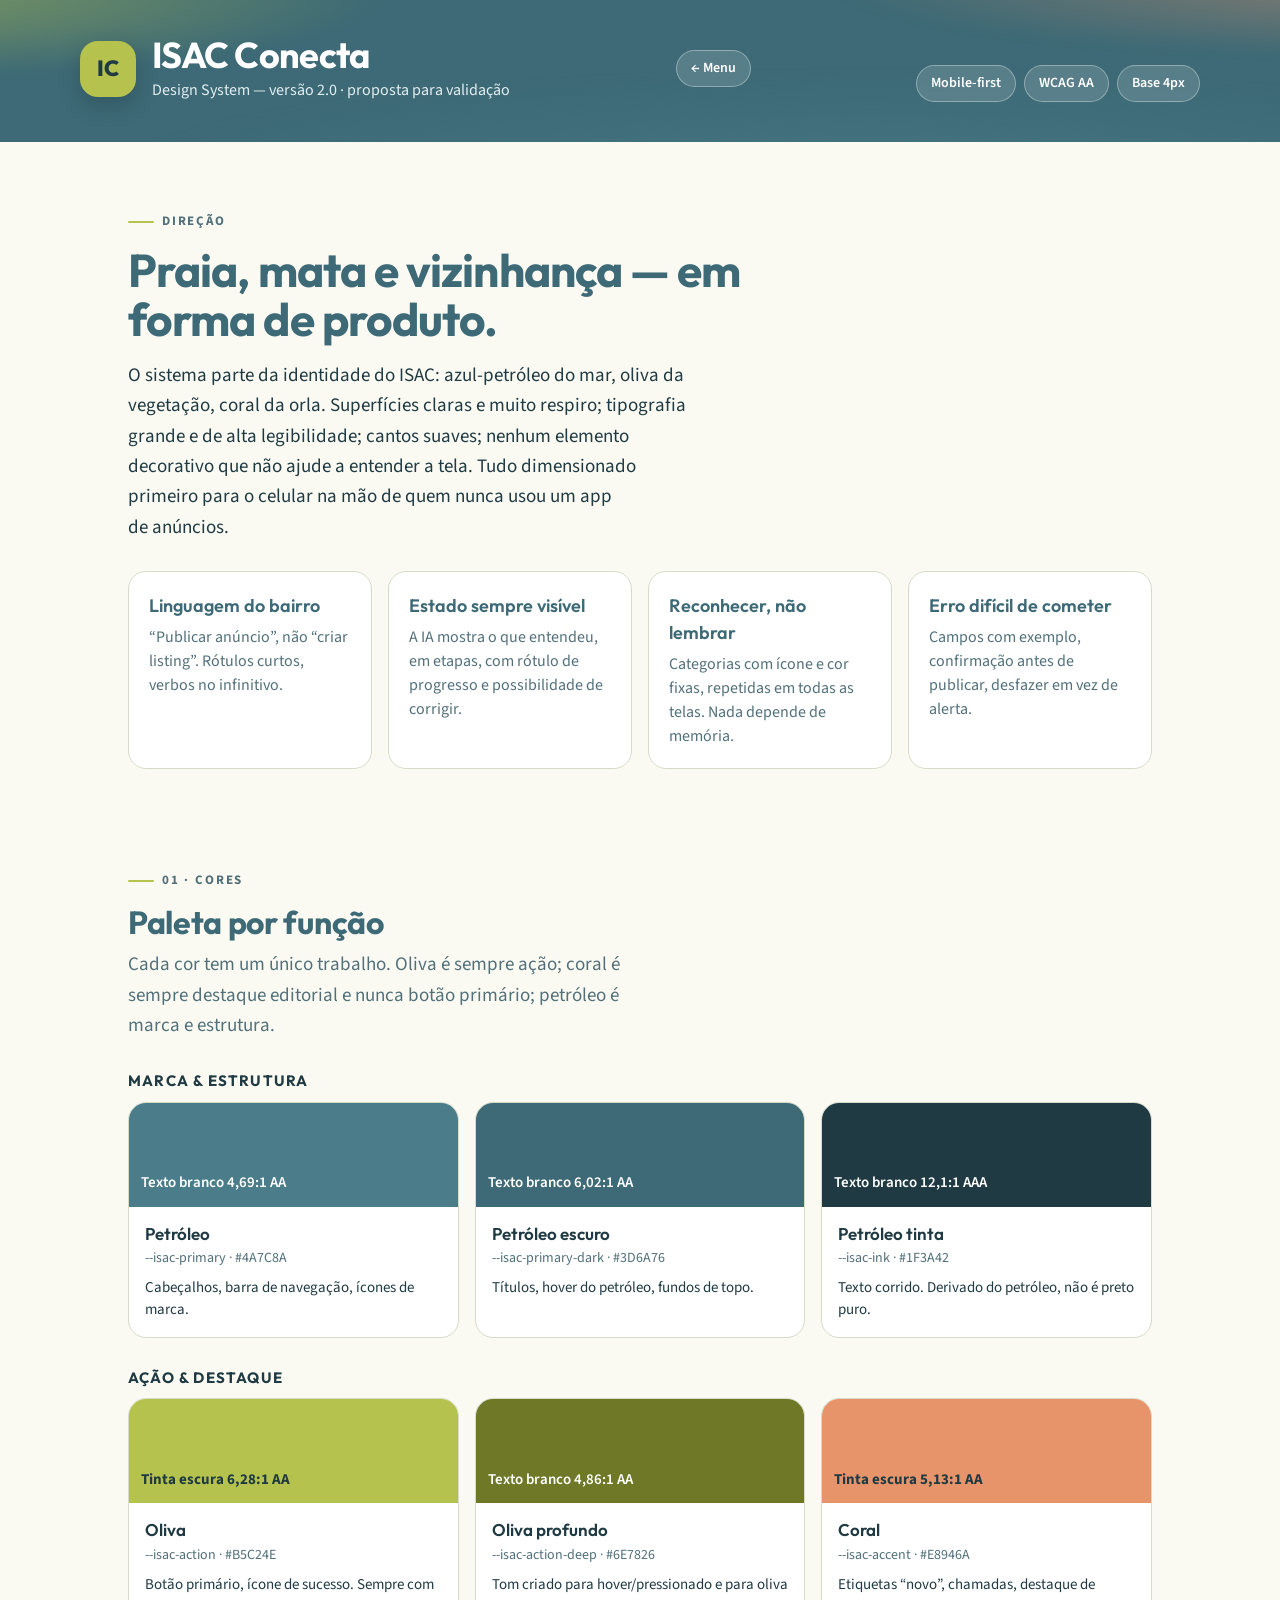
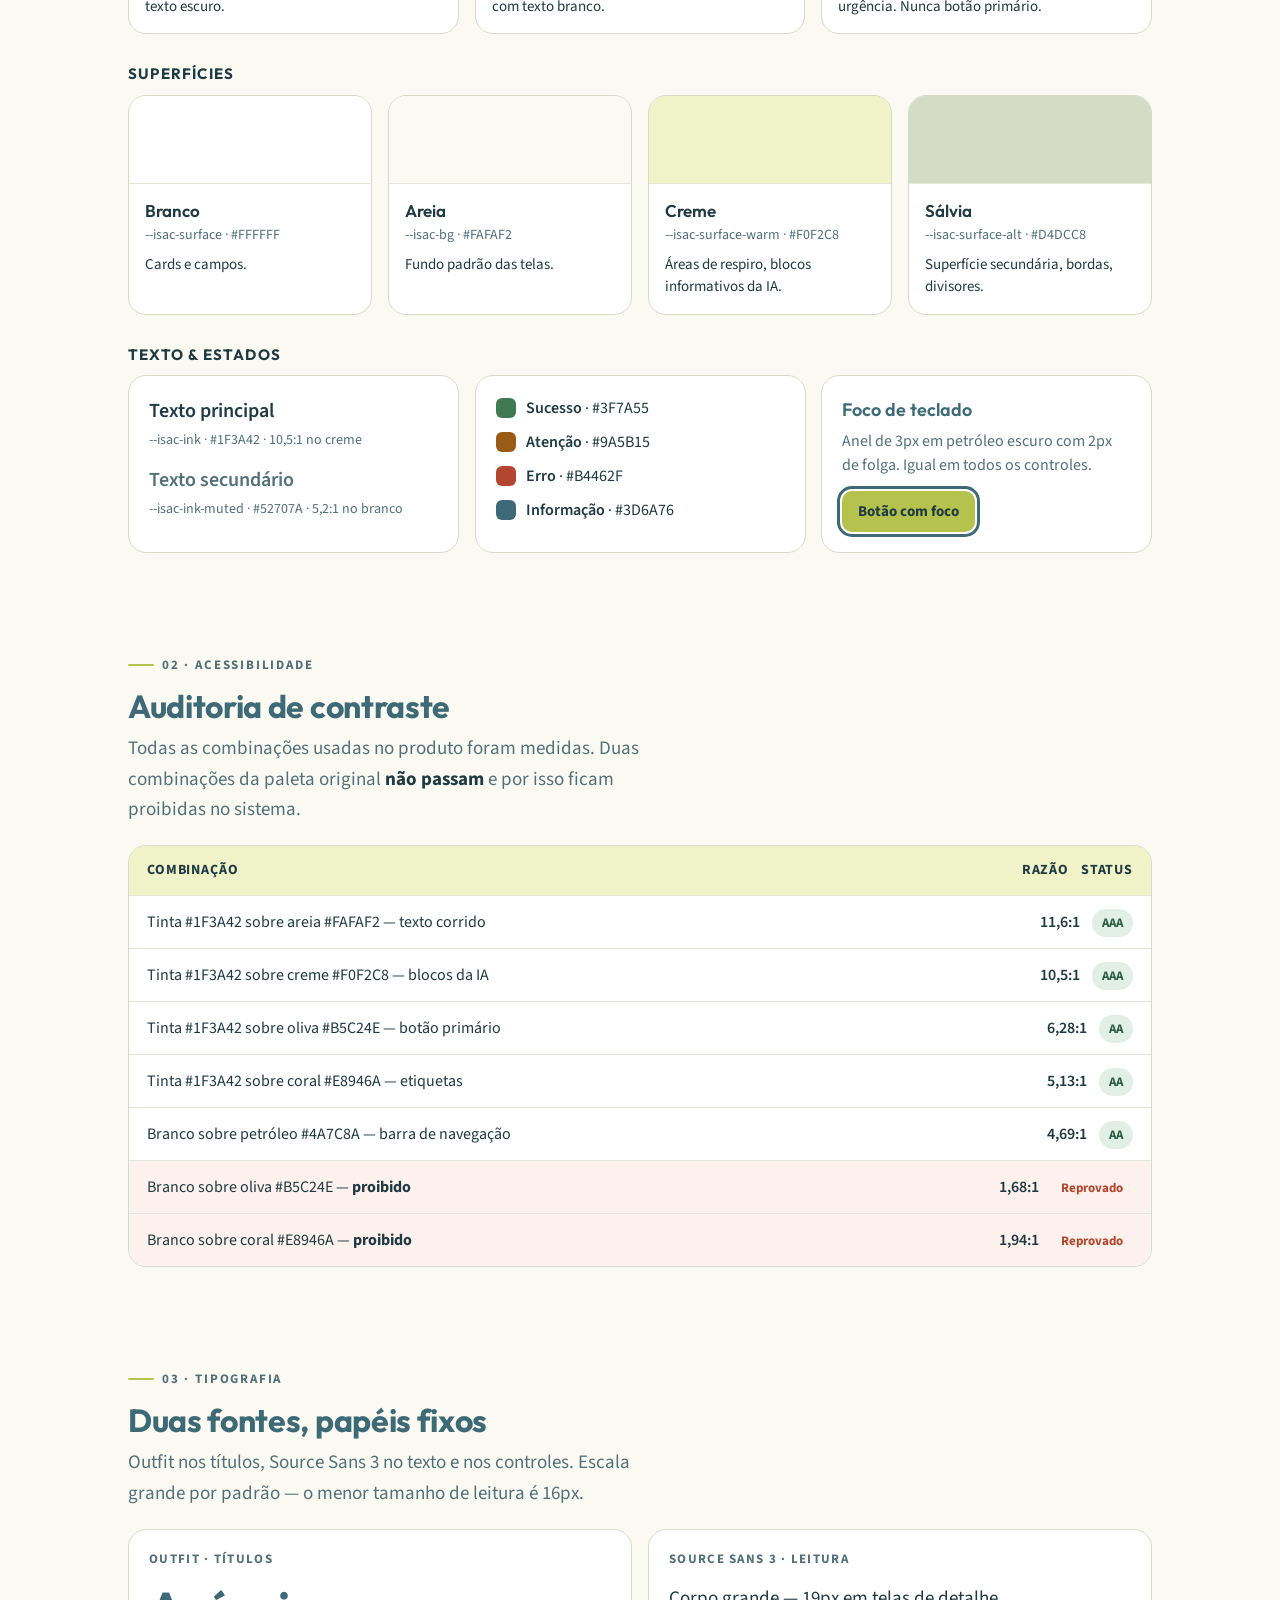
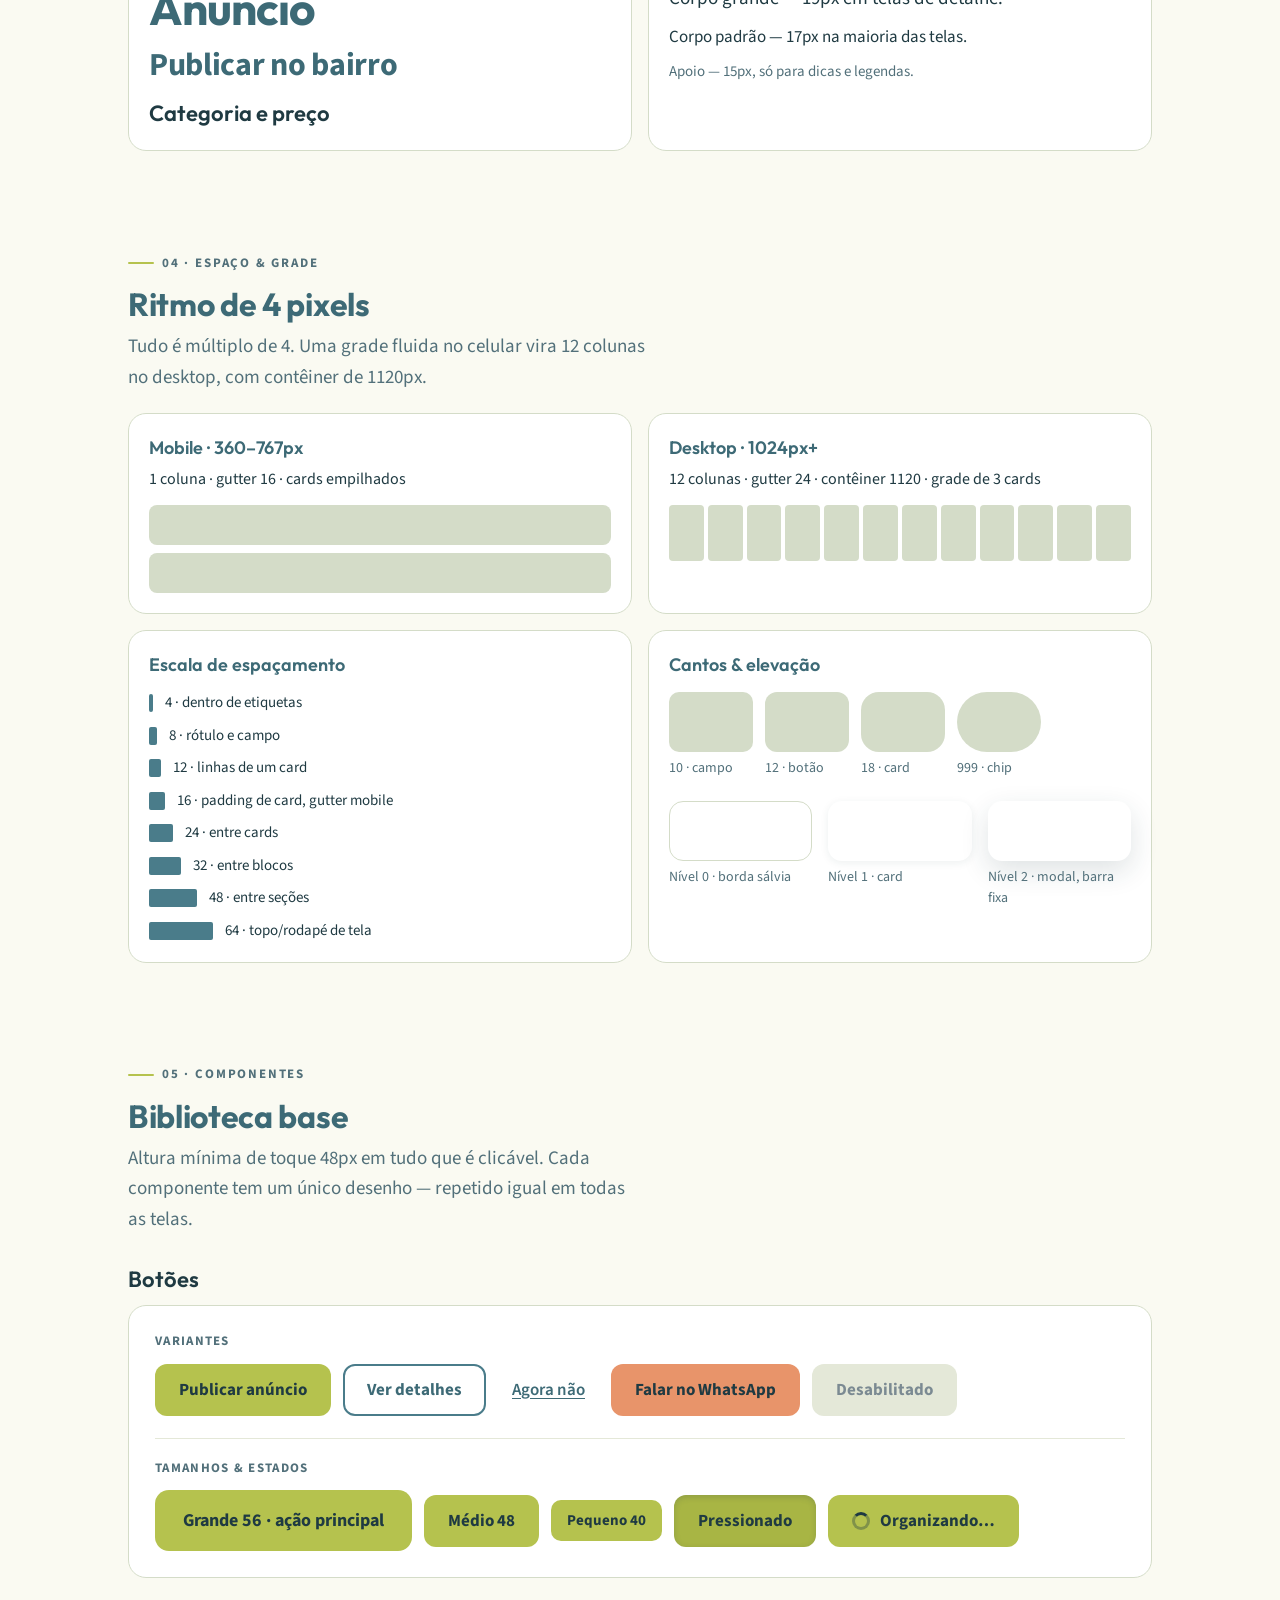
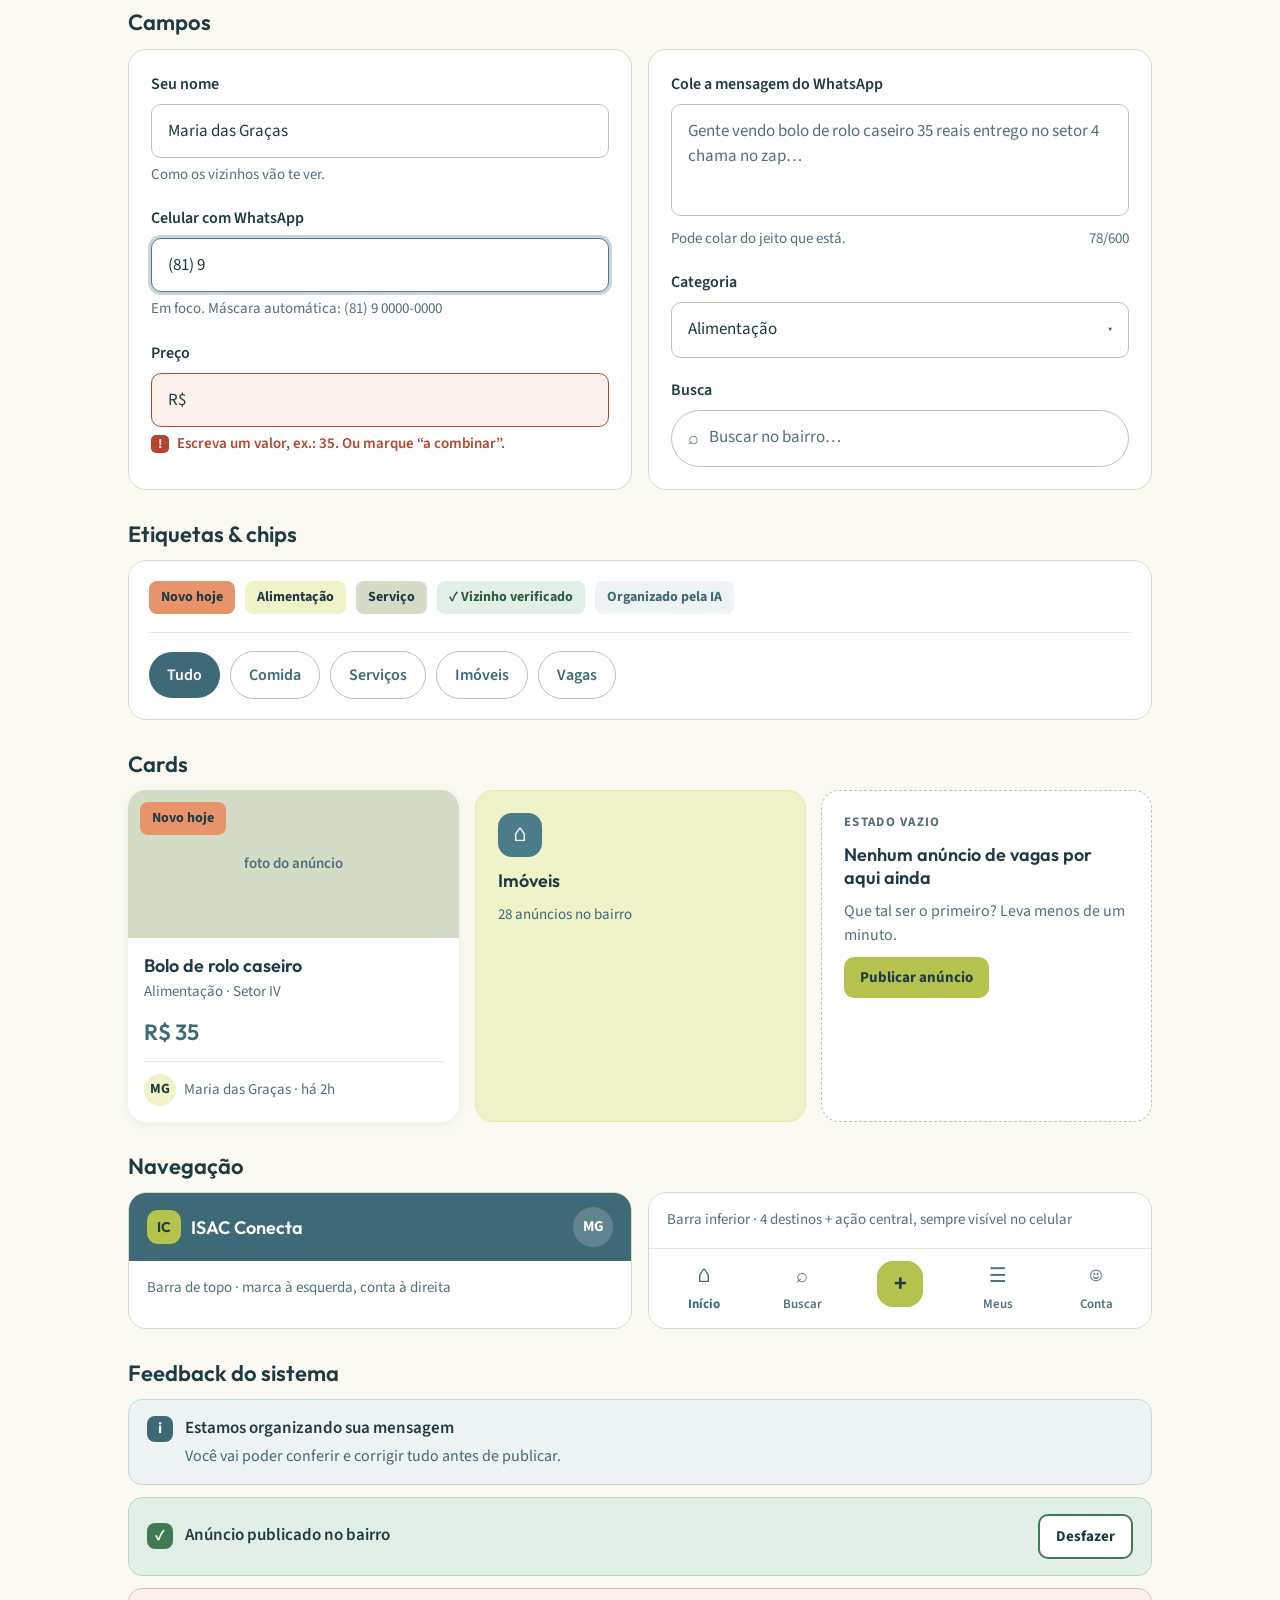
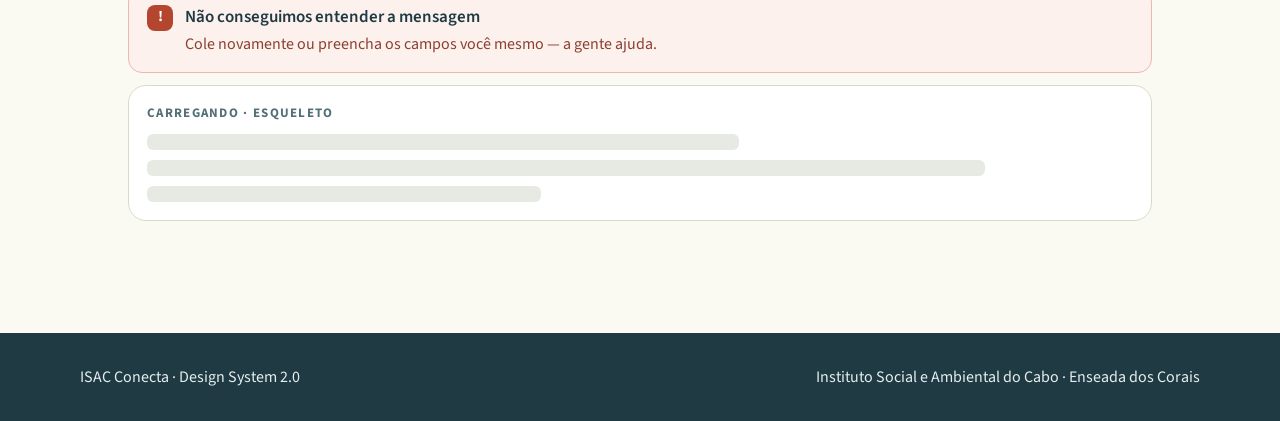
<file: design-system.html>
<!DOCTYPE html>
<html lang="pt-BR">
<head>
<meta charset="utf-8">
<meta name="viewport" content="width=device-width, initial-scale=1">
<title>ISAC Conecta · Design System 2.0</title>
<link rel="preconnect" href="https://fonts.googleapis.com">
<link rel="preconnect" href="https://fonts.gstatic.com" crossorigin>
<link href="https://fonts.googleapis.com/css2?family=Outfit:wght@400;500;600;700;800&family=Source+Sans+3:ital,wght@0,400;0,500;0,600;0,700;1,400&display=swap" rel="stylesheet">
<link rel="stylesheet" href="assets/style.css">
</head>
<body>
<div class="reading-bar" id="readingBar"></div>
<div class="page">

  <!-- ===================== HEADER ===================== -->
  <header class="site-header">
    <div class="wrap header-row">
      <div class="brand">
        <div class="brand-mark">IC</div>
        <div>
          <div class="brand-name">ISAC Conecta</div>
          <div class="brand-sub">Design System — versão 2.0 · proposta para validação</div>
        </div>
      </div>
      <a href="index.html" style="align-self:center;color:#fff;font-size:14px;font-weight:600;text-decoration:none;background:rgba(255,255,255,.14);border:1px solid rgba(255,255,255,.35);padding:7px 14px;border-radius:999px;backdrop-filter:blur(4px)">&larr; Menu</a>
        <div class="chips-head">
        <span class="chip-head">Mobile-first</span>
        <span class="chip-head">WCAG AA</span>
        <span class="chip-head">Base 4px</span>
      </div>
    </div>
  </header>

  <main>

    <!-- ===================== INTRO ===================== -->
    <section class="reveal">
      <div class="eyebrow">Direção</div>
      <h2 class="h-display" style="max-width:20ch">Praia, mata e vizinhança — em forma de produto.</h2>
      <p class="lead mt-16">O sistema parte da identidade do ISAC: azul-petróleo do mar, oliva da vegetação, coral da orla. Superfícies claras e muito respiro; tipografia grande e de alta legibilidade; cantos suaves; nenhum elemento decorativo que não ajude a entender a tela. Tudo dimensionado primeiro para o celular na mão de quem nunca usou um app de anúncios.</p>
      <div class="grid g-220 mt-28 reveal-stagger">
        <div class="card hover-lift principle">
          <div class="card-title">Linguagem do bairro</div>
          <p class="card-body">“Publicar anúncio”, não “criar listing”. Rótulos curtos, verbos no infinitivo.</p>
        </div>
        <div class="card hover-lift principle">
          <div class="card-title">Estado sempre visível</div>
          <p class="card-body">A IA mostra o que entendeu, em etapas, com rótulo de progresso e possibilidade de corrigir.</p>
        </div>
        <div class="card hover-lift principle">
          <div class="card-title">Reconhecer, não lembrar</div>
          <p class="card-body">Categorias com ícone e cor fixas, repetidas em todas as telas. Nada depende de memória.</p>
        </div>
        <div class="card hover-lift principle">
          <div class="card-title">Erro difícil de cometer</div>
          <p class="card-body">Campos com exemplo, confirmação antes de publicar, desfazer em vez de alerta.</p>
        </div>
      </div>
    </section>

    <!-- ===================== CORES ===================== -->
    <section class="reveal">
      <div class="eyebrow">01 · Cores</div>
      <h2 class="h-section">Paleta por função</h2>
      <p class="lead muted mt-10" style="max-width:60ch">Cada cor tem um único trabalho. Oliva é sempre ação; coral é sempre destaque editorial e nunca botão primário; petróleo é marca e estrutura.</p>

      <h3 class="h-micro mt-32" style="margin-bottom:12px">Marca &amp; estrutura</h3>
      <div class="grid g-240 reveal-stagger">
        <div class="swatch">
          <div class="swatch-fill" style="background:#4A7C8A;color:#fff">Texto branco 4,69:1 AA</div>
          <div class="swatch-meta"><div class="swatch-name">Petróleo</div><div class="swatch-token">--isac-primary · #4A7C8A</div><div class="swatch-use">Cabeçalhos, barra de navegação, ícones de marca.</div></div>
        </div>
        <div class="swatch">
          <div class="swatch-fill" style="background:#3D6A76;color:#fff">Texto branco 6,02:1 AA</div>
          <div class="swatch-meta"><div class="swatch-name">Petróleo escuro</div><div class="swatch-token">--isac-primary-dark · #3D6A76</div><div class="swatch-use">Títulos, hover do petróleo, fundos de topo.</div></div>
        </div>
        <div class="swatch">
          <div class="swatch-fill" style="background:#1F3A42;color:#fff">Texto branco 12,1:1 AAA</div>
          <div class="swatch-meta"><div class="swatch-name">Petróleo tinta</div><div class="swatch-token">--isac-ink · #1F3A42</div><div class="swatch-use">Texto corrido. Derivado do petróleo, não é preto puro.</div></div>
        </div>
      </div>

      <h3 class="h-micro mt-32" style="margin-bottom:12px">Ação &amp; destaque</h3>
      <div class="grid g-240 reveal-stagger">
        <div class="swatch">
          <div class="swatch-fill" style="background:#B5C24E;color:#1F3A42;font-weight:700">Tinta escura 6,28:1 AA</div>
          <div class="swatch-meta"><div class="swatch-name">Oliva</div><div class="swatch-token">--isac-action · #B5C24E</div><div class="swatch-use">Botão primário, ícone de sucesso. Sempre com texto escuro.</div></div>
        </div>
        <div class="swatch">
          <div class="swatch-fill" style="background:#6E7826;color:#fff">Texto branco 4,86:1 AA</div>
          <div class="swatch-meta"><div class="swatch-name">Oliva profundo</div><div class="swatch-token">--isac-action-deep · #6E7826</div><div class="swatch-use">Tom criado para hover/pressionado e para oliva com texto branco.</div></div>
        </div>
        <div class="swatch">
          <div class="swatch-fill" style="background:#E8946A;color:#1F3A42;font-weight:700">Tinta escura 5,13:1 AA</div>
          <div class="swatch-meta"><div class="swatch-name">Coral</div><div class="swatch-token">--isac-accent · #E8946A</div><div class="swatch-use">Etiquetas “novo”, chamadas, destaque de urgência. Nunca botão primário.</div></div>
        </div>
      </div>

      <h3 class="h-micro mt-32" style="margin-bottom:12px">Superfícies</h3>
      <div class="grid g-200 reveal-stagger">
        <div class="swatch"><div class="swatch-fill" style="background:#fff;height:88px;border-bottom:1px solid var(--isac-border-soft)"></div><div class="swatch-meta"><div class="swatch-name">Branco</div><div class="swatch-token">--isac-surface · #FFFFFF</div><div class="swatch-use">Cards e campos.</div></div></div>
        <div class="swatch"><div class="swatch-fill" style="background:#FAFAF2;height:88px;border-bottom:1px solid var(--isac-border-soft)"></div><div class="swatch-meta"><div class="swatch-name">Areia</div><div class="swatch-token">--isac-bg · #FAFAF2</div><div class="swatch-use">Fundo padrão das telas.</div></div></div>
        <div class="swatch"><div class="swatch-fill" style="background:#F0F2C8;height:88px;border-bottom:1px solid var(--isac-border-soft)"></div><div class="swatch-meta"><div class="swatch-name">Creme</div><div class="swatch-token">--isac-surface-warm · #F0F2C8</div><div class="swatch-use">Áreas de respiro, blocos informativos da IA.</div></div></div>
        <div class="swatch"><div class="swatch-fill" style="background:#D4DCC8;height:88px;border-bottom:1px solid var(--isac-border-soft)"></div><div class="swatch-meta"><div class="swatch-name">Sálvia</div><div class="swatch-token">--isac-surface-alt · #D4DCC8</div><div class="swatch-use">Superfície secundária, bordas, divisores.</div></div></div>
      </div>

      <h3 class="h-micro mt-32" style="margin-bottom:12px">Texto &amp; estados</h3>
      <div class="grid g-200 reveal-stagger">
        <div class="card">
          <div style="font-size:20px;font-weight:600;color:var(--isac-ink)">Texto principal</div>
          <div style="font-size:14px;color:var(--isac-ink-muted);margin-top:4px">--isac-ink · #1F3A42 · 10,5:1 no creme</div>
          <div style="font-size:20px;font-weight:600;color:var(--isac-ink-muted);margin-top:14px">Texto secundário</div>
          <div style="font-size:14px;color:var(--isac-ink-muted);margin-top:4px">--isac-ink-muted · #52707A · 5,2:1 no branco</div>
        </div>
        <div class="card" style="display:flex;flex-direction:column;gap:10px">
          <div style="display:flex;align-items:center;gap:10px"><span style="width:20px;height:20px;border-radius:6px;background:#3F7A55;flex:none"></span><span style="font-size:16px"><strong style="font-weight:600">Sucesso</strong> · #3F7A55</span></div>
          <div style="display:flex;align-items:center;gap:10px"><span style="width:20px;height:20px;border-radius:6px;background:#9A5B15;flex:none"></span><span style="font-size:16px"><strong style="font-weight:600">Atenção</strong> · #9A5B15</span></div>
          <div style="display:flex;align-items:center;gap:10px"><span style="width:20px;height:20px;border-radius:6px;background:#B4462F;flex:none"></span><span style="font-size:16px"><strong style="font-weight:600">Erro</strong> · #B4462F</span></div>
          <div style="display:flex;align-items:center;gap:10px"><span style="width:20px;height:20px;border-radius:6px;background:#3D6A76;flex:none"></span><span style="font-size:16px"><strong style="font-weight:600">Informação</strong> · #3D6A76</span></div>
        </div>
        <div class="card">
          <div class="card-title">Foco de teclado</div>
          <p class="card-body">Anel de 3px em petróleo escuro com 2px de folga. Igual em todos os controles.</p>
          <button class="btn btn-primary btn-sm" style="margin-top:14px;outline:3px solid var(--isac-primary-dark);outline-offset:2px">Botão com foco</button>
        </div>
      </div>
    </section>

    <!-- ===================== ACESSIBILIDADE ===================== -->
    <section class="reveal">
      <div class="eyebrow">02 · Acessibilidade</div>
      <h2 class="h-section">Auditoria de contraste</h2>
      <p class="lead muted mt-10" style="max-width:60ch">Todas as combinações usadas no produto foram medidas. Duas combinações da paleta original <strong style="color:var(--isac-ink)">não passam</strong> e por isso ficam proibidas no sistema.</p>
      <div class="audit mt-20">
        <div class="audit-row audit-head"><div>Combinação</div><div style="text-align:right">Razão</div><div style="text-align:right">Status</div></div>
        <div class="audit-row"><div style="font-size:16px">Tinta #1F3A42 sobre areia #FAFAF2 — texto corrido</div><div class="tabnum" style="text-align:right;font-weight:600">11,6:1</div><div style="text-align:right"><span class="status-aa">AAA</span></div></div>
        <div class="audit-row"><div style="font-size:16px">Tinta #1F3A42 sobre creme #F0F2C8 — blocos da IA</div><div class="tabnum" style="text-align:right;font-weight:600">10,5:1</div><div style="text-align:right"><span class="status-aa">AAA</span></div></div>
        <div class="audit-row"><div style="font-size:16px">Tinta #1F3A42 sobre oliva #B5C24E — botão primário</div><div class="tabnum" style="text-align:right;font-weight:600">6,28:1</div><div style="text-align:right"><span class="status-aa">AA</span></div></div>
        <div class="audit-row"><div style="font-size:16px">Tinta #1F3A42 sobre coral #E8946A — etiquetas</div><div class="tabnum" style="text-align:right;font-weight:600">5,13:1</div><div style="text-align:right"><span class="status-aa">AA</span></div></div>
        <div class="audit-row"><div style="font-size:16px">Branco sobre petróleo #4A7C8A — barra de navegação</div><div class="tabnum" style="text-align:right;font-weight:600">4,69:1</div><div style="text-align:right"><span class="status-aa">AA</span></div></div>
        <div class="audit-row" style="background:#FDF1ED"><div style="font-size:16px">Branco sobre oliva #B5C24E — <strong>proibido</strong></div><div class="tabnum" style="text-align:right;font-weight:600">1,68:1</div><div style="text-align:right"><span class="status-fail">Reprovado</span></div></div>
        <div class="audit-row" style="background:#FDF1ED"><div style="font-size:16px">Branco sobre coral #E8946A — <strong>proibido</strong></div><div class="tabnum" style="text-align:right;font-weight:600">1,94:1</div><div style="text-align:right"><span class="status-fail">Reprovado</span></div></div>
      </div>
    </section>

    <!-- ===================== TIPOGRAFIA ===================== -->
    <section class="reveal">
      <div class="eyebrow">03 · Tipografia</div>
      <h2 class="h-section">Duas fontes, papéis fixos</h2>
      <p class="lead muted mt-10" style="max-width:60ch">Outfit nos títulos, Source Sans 3 no texto e nos controles. Escala grande por padrão — o menor tamanho de leitura é 16px.</p>
      <div class="grid g-300 mt-20 reveal-stagger">
        <div class="card">
          <div class="label-kicker" style="margin-bottom:14px">Outfit · títulos</div>
          <div class="h-display">Anúncio</div>
          <div class="h-section" style="margin-top:8px">Publicar no bairro</div>
          <div class="h-sub" style="margin-top:8px">Categoria e preço</div>
        </div>
        <div class="card">
          <div class="label-kicker" style="margin-bottom:14px">Source Sans 3 · leitura</div>
          <p style="font-size:19px;line-height:1.6">Corpo grande — 19px em telas de detalhe.</p>
          <p style="font-size:17px;line-height:1.6;margin-top:10px">Corpo padrão — 17px na maioria das telas.</p>
          <p style="font-size:15px;line-height:1.5;margin-top:10px;color:var(--isac-ink-muted)">Apoio — 15px, só para dicas e legendas.</p>
        </div>
      </div>
    </section>

    <!-- ===================== ESPAÇAMENTO / GRADE ===================== -->
    <section class="reveal">
      <div class="eyebrow">04 · Espaço &amp; grade</div>
      <h2 class="h-section">Ritmo de 4 pixels</h2>
      <p class="lead muted mt-10" style="max-width:60ch">Tudo é múltiplo de 4. Uma grade fluida no celular vira 12 colunas no desktop, com contêiner de 1120px.</p>

      <div class="grid g-300 mt-20 reveal-stagger">
        <div class="card">
          <div class="card-title">Mobile · 360–767px</div>
          <p style="font-size:16px;line-height:1.5;margin-top:6px">1 coluna · gutter 16 · cards empilhados</p>
          <div style="display:grid;grid-template-columns:1fr;gap:8px;margin-top:14px"><div style="height:40px;background:var(--isac-surface-alt);border-radius:8px"></div><div style="height:40px;background:var(--isac-surface-alt);border-radius:8px"></div></div>
        </div>
        <div class="card">
          <div class="card-title">Desktop · 1024px+</div>
          <p style="font-size:16px;line-height:1.5;margin-top:6px">12 colunas · gutter 24 · contêiner 1120 · grade de 3 cards</p>
          <div style="display:grid;grid-template-columns:repeat(12,1fr);gap:4px;margin-top:14px">
            <div style="height:56px;background:var(--isac-surface-alt);border-radius:4px"></div><div style="height:56px;background:var(--isac-surface-alt);border-radius:4px"></div><div style="height:56px;background:var(--isac-surface-alt);border-radius:4px"></div><div style="height:56px;background:var(--isac-surface-alt);border-radius:4px"></div><div style="height:56px;background:var(--isac-surface-alt);border-radius:4px"></div><div style="height:56px;background:var(--isac-surface-alt);border-radius:4px"></div><div style="height:56px;background:var(--isac-surface-alt);border-radius:4px"></div><div style="height:56px;background:var(--isac-surface-alt);border-radius:4px"></div><div style="height:56px;background:var(--isac-surface-alt);border-radius:4px"></div><div style="height:56px;background:var(--isac-surface-alt);border-radius:4px"></div><div style="height:56px;background:var(--isac-surface-alt);border-radius:4px"></div><div style="height:56px;background:var(--isac-surface-alt);border-radius:4px"></div>
          </div>
        </div>
      </div>

      <div class="grid g-260 mt-16 reveal-stagger">
        <div class="card">
          <div class="card-title" style="margin-bottom:14px">Escala de espaçamento</div>
          <div style="display:flex;flex-direction:column;gap:10px">
            <div class="sp-row" style="display:flex;align-items:center;gap:12px"><div class="sp-bar" style="width:4px"></div><span style="font-size:15px">4 · dentro de etiquetas</span></div>
            <div class="sp-row" style="display:flex;align-items:center;gap:12px"><div class="sp-bar" style="width:8px"></div><span style="font-size:15px">8 · rótulo e campo</span></div>
            <div class="sp-row" style="display:flex;align-items:center;gap:12px"><div class="sp-bar" style="width:12px"></div><span style="font-size:15px">12 · linhas de um card</span></div>
            <div class="sp-row" style="display:flex;align-items:center;gap:12px"><div class="sp-bar" style="width:16px"></div><span style="font-size:15px">16 · padding de card, gutter mobile</span></div>
            <div class="sp-row" style="display:flex;align-items:center;gap:12px"><div class="sp-bar" style="width:24px"></div><span style="font-size:15px">24 · entre cards</span></div>
            <div class="sp-row" style="display:flex;align-items:center;gap:12px"><div class="sp-bar" style="width:32px"></div><span style="font-size:15px">32 · entre blocos</span></div>
            <div class="sp-row" style="display:flex;align-items:center;gap:12px"><div class="sp-bar" style="width:48px"></div><span style="font-size:15px">48 · entre seções</span></div>
            <div class="sp-row" style="display:flex;align-items:center;gap:12px"><div class="sp-bar" style="width:64px"></div><span style="font-size:15px">64 · topo/rodapé de tela</span></div>
          </div>
        </div>
        <div class="card">
          <div class="card-title" style="margin-bottom:14px">Cantos &amp; elevação</div>
          <div style="display:flex;flex-wrap:wrap;gap:12px">
            <div style="width:84px"><div style="height:60px;background:var(--isac-surface-alt);border-radius:10px"></div><div style="font-size:14px;color:var(--isac-ink-muted);margin-top:6px">10 · campo</div></div>
            <div style="width:84px"><div style="height:60px;background:var(--isac-surface-alt);border-radius:12px"></div><div style="font-size:14px;color:var(--isac-ink-muted);margin-top:6px">12 · botão</div></div>
            <div style="width:84px"><div style="height:60px;background:var(--isac-surface-alt);border-radius:18px"></div><div style="font-size:14px;color:var(--isac-ink-muted);margin-top:6px">18 · card</div></div>
            <div style="width:84px"><div style="height:60px;background:var(--isac-surface-alt);border-radius:999px"></div><div style="font-size:14px;color:var(--isac-ink-muted);margin-top:6px">999 · chip</div></div>
          </div>
          <div style="display:flex;flex-wrap:wrap;gap:16px;margin-top:22px">
            <div style="flex:1 1 120px"><div style="height:60px;background:#fff;border:1px solid var(--isac-border);border-radius:14px"></div><div style="font-size:14px;color:var(--isac-ink-muted);margin-top:6px">Nível 0 · borda sálvia</div></div>
            <div style="flex:1 1 120px"><div style="height:60px;background:#fff;border-radius:14px;box-shadow:var(--sh-1)"></div><div style="font-size:14px;color:var(--isac-ink-muted);margin-top:6px">Nível 1 · card</div></div>
            <div style="flex:1 1 120px"><div style="height:60px;background:#fff;border-radius:14px;box-shadow:var(--sh-2)"></div><div style="font-size:14px;color:var(--isac-ink-muted);margin-top:6px">Nível 2 · modal, barra fixa</div></div>
          </div>
        </div>
      </div>
    </section>

    <!-- ===================== COMPONENTES ===================== -->
    <section class="reveal">
      <div class="eyebrow">05 · Componentes</div>
      <h2 class="h-section">Biblioteca base</h2>
      <p class="lead muted mt-10" style="max-width:60ch">Altura mínima de toque 48px em tudo que é clicável. Cada componente tem um único desenho — repetido igual em todas as telas.</p>

      <h3 class="h-sub mt-32">Botões</h3>
      <div class="card" style="padding:clamp(18px,3vw,26px);margin-top:14px;display:flex;flex-direction:column;gap:22px">
        <div>
          <div class="label-kicker" style="margin-bottom:12px">Variantes</div>
          <div style="display:flex;flex-wrap:wrap;gap:12px;align-items:center">
            <button class="btn btn-primary">Publicar anúncio</button>
            <button class="btn btn-secondary">Ver detalhes</button>
            <button class="btn btn-ghost">Agora não</button>
            <button class="btn btn-accent">Falar no WhatsApp</button>
            <button class="btn btn-disabled" disabled>Desabilitado</button>
          </div>
        </div>
        <div style="border-top:1px solid var(--isac-border-soft);padding-top:20px">
          <div class="label-kicker" style="margin-bottom:12px">Tamanhos &amp; estados</div>
          <div style="display:flex;flex-wrap:wrap;gap:12px;align-items:center">
            <button class="btn btn-primary btn-lg">Grande 56 · ação principal</button>
            <button class="btn btn-primary">Médio 48</button>
            <button class="btn btn-primary btn-sm">Pequeno 40</button>
            <button class="btn btn-primary btn-pressed">Pressionado</button>
            <button class="btn btn-primary"><span class="spinner"></span>Organizando…</button>
          </div>
        </div>
      </div>

      <h3 class="h-sub mt-32">Campos</h3>
      <div class="grid g-280 mt-14 reveal-stagger">
        <div class="field-card">
          <div class="field">
            <label>Seu nome</label>
            <input class="input" value="Maria das Graças">
            <div class="hint">Como os vizinhos vão te ver.</div>
          </div>
          <div class="field">
            <label>Celular com WhatsApp</label>
            <input class="input is-focus" value="(81) 9">
            <div class="hint">Em foco. Máscara automática: (81) 9 0000-0000</div>
          </div>
          <div class="field">
            <label>Preço</label>
            <input class="input is-error" value="R$">
            <div class="hint-error"><span class="badge-x">!</span><span>Escreva um valor, ex.: 35. Ou marque “a combinar”.</span></div>
          </div>
        </div>
        <div class="field-card">
          <div class="field">
            <label>Cole a mensagem do WhatsApp</label>
            <div class="input" style="min-height:112px;color:var(--isac-ink-muted);line-height:1.5">Gente vendo bolo de rolo caseiro 35 reais entrego no setor 4 chama no zap…</div>
            <div style="display:flex;justify-content:space-between;gap:12px;margin-top:6px"><span class="hint">Pode colar do jeito que está.</span><span class="hint tabnum">78/600</span></div>
          </div>
          <div class="field">
            <label>Categoria</label>
            <div class="input" style="display:flex;align-items:center;justify-content:space-between;cursor:pointer">Alimentação<span style="color:var(--isac-ink-muted);font-size:14px">▾</span></div>
          </div>
          <div class="field">
            <div class="field-label">Busca</div>
            <div class="input" style="display:flex;align-items:center;gap:10px;border-radius:999px;cursor:text"><span style="font-size:18px;color:var(--isac-ink-muted)">⌕</span><span style="color:var(--isac-ink-muted)">Buscar no bairro…</span></div>
          </div>
        </div>
      </div>

      <h3 class="h-sub mt-32">Etiquetas &amp; chips</h3>
      <div class="card mt-14" style="display:flex;flex-direction:column;gap:18px">
        <div style="display:flex;flex-wrap:wrap;gap:10px;align-items:center">
          <span class="tag" style="background:#E8946A">Novo hoje</span>
          <span class="tag" style="background:#F0F2C8">Alimentação</span>
          <span class="tag" style="background:#D4DCC8">Serviço</span>
          <span class="tag" style="background:#E2EFE6;color:#2C5F42">✓ Vizinho verificado</span>
          <span class="tag" style="background:#EEF4F5;color:#3D6A76">Organizado pela IA</span>
        </div>
        <div style="display:flex;flex-wrap:wrap;gap:10px;align-items:center;border-top:1px solid var(--isac-border-soft);padding-top:18px">
          <span class="pill pill-active">Tudo</span>
          <span class="pill pill-idle">Comida</span>
          <span class="pill pill-idle">Serviços</span>
          <span class="pill pill-idle">Imóveis</span>
          <span class="pill pill-idle">Vagas</span>
        </div>
      </div>

      <h3 class="h-sub mt-32">Cards</h3>
      <div class="grid g-260 mt-14 reveal-stagger">
        <div class="listing">
          <div class="listing-photo">foto do anúncio<span class="tag badge-abs" style="background:#E8946A">Novo hoje</span></div>
          <div style="padding:16px;display:flex;flex-direction:column;gap:12px">
            <div>
              <div style="font-family:var(--font-display);font-size:18px;font-weight:600;line-height:1.3">Bolo de rolo caseiro</div>
              <div style="font-size:15px;color:var(--isac-ink-muted);margin-top:4px">Alimentação · Setor IV</div>
            </div>
            <div style="font-family:var(--font-display);font-size:22px;font-weight:600;color:var(--isac-primary-dark)">R$ 35</div>
            <div style="display:flex;align-items:center;gap:8px;border-top:1px solid var(--isac-border-soft);padding-top:12px">
              <span class="avatar">MG</span><span style="font-size:15px;color:var(--isac-ink-muted)">Maria das Graças · há 2h</span>
            </div>
          </div>
        </div>
        <div class="card hover-lift" style="background:#F0F2C8;border-color:#E6E9B4;display:flex;flex-direction:column;gap:10px;padding:22px">
          <div style="width:44px;height:44px;border-radius:14px;background:#4A7C8A;display:grid;place-items:center;color:#fff;font-size:20px">⌂</div>
          <div style="font-family:var(--font-display);font-size:18px;font-weight:600">Imóveis</div>
          <div style="font-size:15px;color:var(--isac-primary-dark)">28 anúncios no bairro</div>
        </div>
        <div class="card" style="border:1.5px dashed #B9C6AE;display:flex;flex-direction:column;gap:10px;align-items:flex-start;padding:22px">
          <div class="label-kicker">Estado vazio</div>
          <div style="font-family:var(--font-display);font-size:18px;font-weight:600;line-height:1.3">Nenhum anúncio de vagas por aqui ainda</div>
          <p style="font-size:16px;color:var(--isac-ink-muted);line-height:1.5">Que tal ser o primeiro? Leva menos de um minuto.</p>
          <button class="btn btn-primary btn-sm">Publicar anúncio</button>
        </div>
      </div>

      <h3 class="h-sub mt-32">Navegação</h3>
      <div class="grid g-300 mt-14 reveal-stagger">
        <div class="card" style="padding:0;overflow:hidden">
          <div class="nav-top">
            <div style="display:flex;align-items:center;gap:10px">
              <div style="width:34px;height:34px;border-radius:11px;background:#B5C24E;display:grid;place-items:center;font-family:var(--font-display);font-weight:700;font-size:14px;color:#1F3A42">IC</div>
              <span style="font-family:var(--font-display);font-size:18px;font-weight:600;color:#fff">ISAC Conecta</span>
            </div>
            <span style="width:40px;height:40px;border-radius:999px;background:rgba(255,255,255,.18);display:grid;place-items:center;color:#fff;font-size:15px;font-weight:700">MG</span>
          </div>
          <div style="padding:16px 18px;font-size:15px;color:var(--isac-ink-muted)">Barra de topo · marca à esquerda, conta à direita</div>
        </div>
        <div class="card" style="padding:0;overflow:hidden">
          <div style="padding:16px 18px;font-size:15px;color:var(--isac-ink-muted)">Barra inferior · 4 destinos + ação central, sempre visível no celular</div>
          <div style="display:grid;grid-template-columns:repeat(5,1fr);background:#fff;border-top:1px solid var(--isac-border-soft);padding:8px 6px 10px">
            <div class="nav-item" style="color:#3D6A76"><span style="font-size:20px">⌂</span><span style="font-size:13px;font-weight:700">Início</span></div>
            <div class="nav-item" style="color:#52707A"><span style="font-size:20px">⌕</span><span style="font-size:13px;font-weight:600">Buscar</span></div>
            <div class="nav-item"><span class="nav-fab">+</span></div>
            <div class="nav-item" style="color:#52707A"><span style="font-size:20px">☰</span><span style="font-size:13px;font-weight:600">Meus</span></div>
            <div class="nav-item" style="color:#52707A"><span style="font-size:20px">☺</span><span style="font-size:13px;font-weight:600">Conta</span></div>
          </div>
        </div>
      </div>

      <h3 class="h-sub mt-32">Feedback do sistema</h3>
      <div style="display:flex;flex-direction:column;gap:12px;margin-top:14px" class="reveal-stagger">
        <div class="feedback" style="background:#EEF4F5;border:1px solid #C4D9DE">
          <span class="fb-icon" style="background:#3D6A76">i</span>
          <div><div style="font-size:17px;font-weight:600">Estamos organizando sua mensagem</div><p style="font-size:16px;color:#3D6A76;line-height:1.5;margin-top:2px">Você vai poder conferir e corrigir tudo antes de publicar.</p></div>
        </div>
        <div class="feedback" style="background:#E2EFE6;border:1px solid #B6D6C2;align-items:center;justify-content:space-between;flex-wrap:wrap">
          <div style="display:flex;gap:12px;align-items:center"><span class="fb-icon" style="background:#3F7A55">✓</span><span style="font-size:17px;font-weight:600">Anúncio publicado no bairro</span></div>
          <button class="btn btn-secondary btn-sm" style="border-color:#3F7A55;color:#1F3A42">Desfazer</button>
        </div>
        <div class="feedback" style="background:#FDF1ED;border:1px solid #EBB9AA">
          <span class="fb-icon" style="background:#B4462F">!</span>
          <div><div style="font-size:17px;font-weight:600">Não conseguimos entender a mensagem</div><p style="font-size:16px;color:#8A4030;line-height:1.5;margin-top:2px">Cole novamente ou preencha os campos você mesmo — a gente ajuda.</p></div>
        </div>
        <div class="card" style="display:flex;flex-direction:column;gap:10px;padding:18px">
          <div class="label-kicker">Carregando · esqueleto</div>
          <div class="skeleton-line" style="width:60%"></div>
          <div class="skeleton-line" style="width:85%"></div>
          <div class="skeleton-line" style="width:40%"></div>
        </div>
      </div>
    </section>

  </main>

  <footer class="site-footer">
    <div class="wrap footer-row">
      <span style="font-size:16px">ISAC Conecta · Design System 2.0</span>
      <span style="font-size:16px">Instituto Social e Ambiental do Cabo · Enseada dos Corais</span>
    </div>
  </footer>
</div>

<script>
// scroll reveal
const io=new IntersectionObserver((es)=>{es.forEach(e=>{if(e.isIntersecting){e.target.classList.add('in');io.unobserve(e.target)}})},{threshold:.12,rootMargin:'0px 0px -8% 0px'});
document.querySelectorAll('.reveal,.reveal-stagger').forEach(el=>io.observe(el));
// barra de progresso de leitura
const bar=document.getElementById('readingBar');
const onScroll=()=>{const h=document.documentElement;const p=h.scrollTop/(h.scrollHeight-h.clientHeight);bar.style.width=(p*100)+'%'};
document.addEventListener('scroll',onScroll,{passive:true});onScroll();
</script>
</body>
</html>
</file>
<file: assets/style.css>
/* ============================================================
   TOKENS
   ============================================================ */
:root{
  /* marca & estrutura */
  --isac-primary:#4A7C8A;
  --isac-primary-dark:#3D6A76;
  --isac-ink:#1F3A42;
  --isac-ink-muted:#52707A;
  /* ação & destaque */
  --isac-action:#B5C24E;
  --isac-action-deep:#6E7826;
  --isac-action-press:#A8B544;
  --isac-accent:#E8946A;
  --isac-accent-deep:#DE855A;
  /* superfícies */
  --isac-surface:#FFFFFF;
  --isac-bg:#FAFAF2;
  --isac-surface-warm:#F0F2C8;
  --isac-surface-alt:#D4DCC8;
  --isac-cream-soft:#F7F8DE;
  /* estados */
  --isac-success:#3F7A55;
  --isac-warning:#9A5B15;
  --isac-error:#B4462F;
  --isac-info:#3D6A76;
  /* linhas */
  --isac-border:#D4DCC8;
  --isac-border-soft:#E4E8D8;
  --isac-field-border:#B9C6AE;
  /* raio */
  --r-field:10px; --r-btn:12px; --r-card:18px; --r-pill:999px;
  /* elevação */
  --sh-1:0 2px 8px rgba(31,58,66,.08);
  --sh-2:0 10px 28px rgba(31,58,66,.14);
  --sh-lift:0 18px 40px rgba(31,58,66,.18);
  --sh-glow:0 0 0 4px rgba(181,194,78,.28);
  /* movimento */
  --ease:cubic-bezier(.22,.61,.36,1);
  --ease-out:cubic-bezier(.16,1,.3,1);
  --dur:.45s;
  /* tipografia */
  --font-display:"Outfit",system-ui,sans-serif;
  --font-body:"Source Sans 3",system-ui,sans-serif;
}

/* ============================================================
   BASE
   ============================================================ */
*{box-sizing:border-box}
html{scroll-behavior:smooth}
body{
  margin:0;background:var(--isac-bg);color:var(--isac-ink);
  font-family:var(--font-body);-webkit-font-smoothing:antialiased;
  text-rendering:optimizeLegibility;line-height:1.5;
}
h1,h2,h3,h4{font-family:var(--font-display);margin:0;line-height:1.1}
p{margin:0}
a{color:var(--isac-primary-dark);text-decoration:underline;text-underline-offset:2px;transition:color .2s var(--ease)}
a:hover{color:var(--isac-ink)}
::selection{background:var(--isac-action);color:var(--isac-ink)}
:focus-visible{outline:3px solid var(--isac-primary-dark);outline-offset:2px;border-radius:6px}

/* ============================================================
   ESCALA TIPOGRÁFICA (hierarquia)
   ============================================================ */
.eyebrow{
  display:inline-flex;align-items:center;gap:8px;
  font-family:var(--font-body);font-size:13px;font-weight:700;
  letter-spacing:.14em;text-transform:uppercase;color:var(--isac-ink-muted);
  margin-bottom:14px;
}
.eyebrow::before{content:"";width:26px;height:2px;background:var(--isac-action);border-radius:2px}
.h-display{font-family:var(--font-display);font-size:clamp(30px,5.5vw,46px);font-weight:700;letter-spacing:-.02em;color:var(--isac-primary-dark);line-height:1.08}
.h-section{font-size:clamp(24px,4vw,32px);font-weight:700;letter-spacing:-.01em;color:var(--isac-primary-dark)}
.h-sub{font-family:var(--font-display);font-size:22px;font-weight:600;color:var(--isac-ink)}
.h-micro{font-size:15px;font-weight:700;letter-spacing:.08em;text-transform:uppercase;color:var(--isac-ink)}
.lead{font-size:clamp(17px,2vw,19px);line-height:1.6;color:var(--isac-ink);max-width:62ch;text-wrap:pretty}
.muted{color:var(--isac-ink-muted)}
.label-kicker{font-size:13px;font-weight:700;letter-spacing:.1em;text-transform:uppercase;color:var(--isac-ink-muted)}

/* ============================================================
   LAYOUT
   ============================================================ */
.wrap{max-width:1120px;margin:0 auto}
.page{min-height:100vh;background:var(--isac-bg)}
main{max-width:1120px;margin:0 auto;padding:clamp(32px,5vw,64px) clamp(16px,5vw,48px) 112px;display:flex;flex-direction:column;gap:clamp(56px,8vw,96px)}
.grid{display:grid;gap:16px}
.g-220{grid-template-columns:repeat(auto-fit,minmax(220px,1fr))}
.g-240{grid-template-columns:repeat(auto-fit,minmax(240px,1fr))}
.g-260{grid-template-columns:repeat(auto-fit,minmax(260px,1fr))}
.g-280{grid-template-columns:repeat(auto-fit,minmax(280px,1fr))}
.g-300{grid-template-columns:repeat(auto-fit,minmax(300px,1fr))}
.g-200{grid-template-columns:repeat(auto-fit,minmax(200px,1fr))}
.mt-32{margin-top:32px}.mt-28{margin-top:28px}.mt-20{margin-top:20px}.mt-16{margin-top:16px}.mt-14{margin-top:14px}.mt-10{margin-top:10px}

/* ============================================================
   HEADER com aurora animada
   ============================================================ */
.site-header{position:relative;overflow:hidden;background:var(--isac-primary-dark);color:#fff;padding:36px clamp(16px,5vw,48px) 40px}
.site-header::before{
  content:"";position:absolute;inset:-40%;z-index:0;
  background:
    radial-gradient(40% 55% at 15% 20%,rgba(181,194,78,.55),transparent 60%),
    radial-gradient(45% 50% at 85% 15%,rgba(232,148,106,.45),transparent 60%),
    radial-gradient(50% 60% at 60% 90%,rgba(74,124,138,.6),transparent 65%);
  filter:blur(6px);animation:aurora 18s ease-in-out infinite alternate;
}
@keyframes aurora{0%{transform:translate3d(-3%,-2%,0) scale(1.05)}100%{transform:translate3d(4%,3%,0) scale(1.15)}}
.site-header>*{position:relative;z-index:1}
.header-row{display:flex;flex-wrap:wrap;gap:20px;align-items:flex-end;justify-content:space-between}
.brand{display:flex;gap:16px;align-items:center}
.brand-mark{
  width:56px;height:56px;border-radius:18px;background:var(--isac-action);
  display:grid;place-items:center;font-family:var(--font-display);font-weight:800;
  font-size:22px;color:var(--isac-ink);flex:none;
  box-shadow:0 8px 20px rgba(31,58,66,.35);animation:floaty 5s var(--ease) infinite;
}
@keyframes floaty{0%,100%{transform:translateY(0) rotate(0)}50%{transform:translateY(-5px) rotate(-2deg)}}
.brand-name{font-family:var(--font-display);font-size:clamp(28px,5vw,36px);font-weight:700;letter-spacing:-.02em;line-height:1.05}
.brand-sub{font-size:16px;color:#E4EEF0;margin-top:4px}
.chips-head{display:flex;gap:8px;flex-wrap:wrap}
.chip-head{
  background:rgba(255,255,255,.14);border:1px solid rgba(255,255,255,.35);color:#fff;
  font-size:14px;font-weight:600;padding:7px 14px;border-radius:var(--r-pill);
  backdrop-filter:blur(4px);transition:transform .25s var(--ease),background .25s var(--ease);
}
.chip-head:hover{transform:translateY(-2px);background:rgba(255,255,255,.24)}

/* ============================================================
   CARD base + hover
   ============================================================ */
.card{
  background:var(--isac-surface);border:1px solid var(--isac-border);border-radius:var(--r-card);
  padding:20px;transition:transform var(--dur) var(--ease-out),box-shadow var(--dur) var(--ease-out),border-color var(--dur) var(--ease-out);
  will-change:transform;
}
.card.hover-lift:hover{transform:translateY(-6px);box-shadow:var(--sh-lift);border-color:var(--isac-primary)}
.card-title{font-family:var(--font-display);font-size:18px;font-weight:600;color:var(--isac-primary-dark)}
.card-body{font-size:16px;line-height:1.5;color:var(--isac-ink-muted);margin-top:6px}

/* princípios com barra que cresce */
.principle{position:relative;overflow:hidden}
.principle::after{content:"";position:absolute;left:0;bottom:0;height:3px;width:0;background:var(--isac-action);transition:width var(--dur) var(--ease)}
.principle:hover::after{width:100%}

/* ============================================================
   SWATCHES de cor
   ============================================================ */
.swatch{border-radius:var(--r-card);overflow:hidden;border:1px solid var(--isac-border);background:var(--isac-surface);transition:transform var(--dur) var(--ease-out),box-shadow var(--dur) var(--ease-out)}
.swatch:hover{transform:translateY(-4px);box-shadow:var(--sh-2)}
.swatch-fill{height:104px;display:flex;align-items:flex-end;padding:12px;font-size:15px;font-weight:600;position:relative;overflow:hidden}
.swatch-fill::after{content:"";position:absolute;inset:0;background:linear-gradient(120deg,transparent 30%,rgba(255,255,255,.35) 50%,transparent 70%);transform:translateX(-120%);transition:transform .7s var(--ease)}
.swatch:hover .swatch-fill::after{transform:translateX(120%)}
.swatch-meta{padding:14px 16px 16px}
.swatch-name{font-family:var(--font-display);font-size:17px;font-weight:600}
.swatch-token{font-size:14px;color:var(--isac-ink-muted);margin-top:2px;font-variant-numeric:tabular-nums}
.swatch-use{font-size:15px;color:var(--isac-ink);margin-top:8px;line-height:1.45}

/* ============================================================
   BOTÕES (estados reais)
   ============================================================ */
.btn{
  font-family:var(--font-body);font-weight:700;border:none;cursor:pointer;
  border-radius:var(--r-btn);padding:14px 24px;min-height:48px;font-size:17px;
  display:inline-flex;align-items:center;gap:10px;position:relative;overflow:hidden;
  transition:transform .18s var(--ease),box-shadow .25s var(--ease),background .25s var(--ease);
}
.btn::after{content:"";position:absolute;inset:0;background:radial-gradient(circle at center,rgba(255,255,255,.5),transparent 60%);opacity:0;transform:scale(.4);transition:opacity .5s,transform .5s}
.btn:active::after{opacity:.6;transform:scale(1.6);transition:0s}
.btn:hover{transform:translateY(-2px)}
.btn:active{transform:translateY(0)}
.btn-primary{background:var(--isac-action);color:var(--isac-ink)}
.btn-primary:hover{background:var(--isac-action-press);box-shadow:0 10px 22px rgba(110,120,38,.32)}
.btn-secondary{background:var(--isac-surface);color:var(--isac-primary-dark);border:2px solid var(--isac-primary);padding:12px 22px}
.btn-secondary:hover{background:#EEF4F5;box-shadow:var(--sh-1)}
.btn-ghost{background:transparent;color:var(--isac-primary-dark);font-weight:600;text-decoration:underline;text-underline-offset:3px;padding:12px 14px}
.btn-ghost:hover{color:var(--isac-ink);transform:translateY(0)}
.btn-accent{background:var(--isac-accent);color:var(--isac-ink)}
.btn-accent:hover{background:var(--isac-accent-deep);box-shadow:0 10px 22px rgba(222,133,90,.35)}
.btn-disabled{background:var(--isac-border-soft);color:#7B8A92;cursor:not-allowed}
.btn-disabled:hover{transform:none;box-shadow:none}
.btn-lg{font-size:18px;padding:18px 28px;min-height:56px;border-radius:14px}
.btn-sm{font-size:15px;padding:10px 16px;min-height:40px;border-radius:10px}
.btn-pressed{background:var(--isac-action-press);box-shadow:inset 0 2px 6px rgba(31,58,66,.18)}
.spinner{width:18px;height:18px;border:3px solid rgba(31,58,66,.35);border-top-color:var(--isac-ink);border-radius:50%;display:inline-block;animation:spin .8s linear infinite}
@keyframes spin{to{transform:rotate(360deg)}}

/* ============================================================
   CAMPOS
   ============================================================ */
.field-card{background:var(--isac-surface);border:1px solid var(--isac-border);border-radius:var(--r-card);padding:22px;display:flex;flex-direction:column;gap:20px}
.field label,.field-label{display:block;font-size:16px;font-weight:600;color:var(--isac-ink);margin-bottom:8px}
.input{width:100%;font-family:var(--font-body);font-size:17px;color:var(--isac-ink);background:var(--isac-surface);border:1.5px solid var(--isac-field-border);border-radius:var(--r-field);padding:14px 16px;min-height:52px;transition:border-color .2s var(--ease),box-shadow .2s var(--ease)}
.input:hover{border-color:var(--isac-primary)}
.input:focus{outline:none;border-color:var(--isac-primary);box-shadow:var(--sh-glow)}
.input.is-focus{border-color:var(--isac-primary);box-shadow:0 0 0 3px rgba(61,106,118,.28)}
.input.is-error{background:#FDF1ED;border-color:var(--isac-error)}
.hint{font-size:15px;color:var(--isac-ink-muted);margin-top:6px}
.hint-error{font-size:15px;color:var(--isac-error);font-weight:600;display:flex;gap:8px;align-items:center;margin-top:6px}
.badge-x{width:18px;height:18px;border-radius:5px;background:var(--isac-error);color:#fff;font-size:13px;font-weight:700;display:grid;place-items:center;flex:none}

/* ============================================================
   CHIPS / ETIQUETAS
   ============================================================ */
.tag{font-size:14px;font-weight:700;padding:6px 12px;border-radius:8px;color:var(--isac-ink);transition:transform .2s var(--ease)}
.tag:hover{transform:translateY(-2px)}
.pill{font-size:16px;font-weight:600;padding:11px 18px;border-radius:var(--r-pill);min-height:44px;display:inline-flex;align-items:center;cursor:pointer;transition:transform .2s var(--ease),background .2s var(--ease),color .2s var(--ease),box-shadow .2s var(--ease)}
.pill-active{background:var(--isac-primary-dark);color:#fff}
.pill-active:hover{box-shadow:0 8px 18px rgba(61,106,118,.3)}
.pill-idle{background:var(--isac-surface);color:var(--isac-primary-dark);border:1.5px solid var(--isac-field-border)}
.pill-idle:hover{background:#EEF4F5;border-color:var(--isac-primary);transform:translateY(-2px)}

/* ============================================================
   ANÚNCIO / navegação / feedback
   ============================================================ */
.listing{background:var(--isac-surface);border-radius:var(--r-card);overflow:hidden;box-shadow:var(--sh-1);transition:transform var(--dur) var(--ease-out),box-shadow var(--dur) var(--ease-out)}
.listing:hover{transform:translateY(-6px);box-shadow:var(--sh-lift)}
.listing-photo{height:148px;background:var(--isac-surface-alt);display:grid;place-items:center;color:var(--isac-ink-muted);font-size:15px;font-weight:600;position:relative;overflow:hidden}
.listing-photo::before{content:"";position:absolute;inset:0;background:linear-gradient(110deg,transparent 35%,rgba(255,255,255,.4) 50%,transparent 65%);transform:translateX(-120%);transition:transform .8s var(--ease)}
.listing:hover .listing-photo::before{transform:translateX(120%)}
.badge-abs{position:absolute;top:12px;left:12px}
.avatar{width:32px;height:32px;border-radius:var(--r-pill);background:var(--isac-surface-warm);color:var(--isac-ink);font-size:14px;font-weight:700;display:grid;place-items:center;flex:none}

.feedback{border-radius:14px;padding:16px 18px;display:flex;gap:12px;align-items:flex-start;transition:transform .25s var(--ease),box-shadow .25s var(--ease)}
.feedback:hover{transform:translateX(4px);box-shadow:var(--sh-1)}
.fb-icon{width:26px;height:26px;border-radius:8px;color:#fff;font-size:15px;font-weight:700;display:grid;place-items:center;flex:none}

.skeleton-line{height:16px;border-radius:6px;background:linear-gradient(90deg,#E7EAE2 25%,#F2F4EC 37%,#E7EAE2 63%);background-size:400% 100%;animation:shimmer 1.4s ease infinite}
@keyframes shimmer{0%{background-position:100% 0}100%{background-position:-100% 0}}

/* nav demo */
.nav-top{background:var(--isac-primary-dark);padding:14px 18px;display:flex;align-items:center;justify-content:space-between;gap:12px}
.nav-item{display:flex;flex-direction:column;align-items:center;gap:4px;cursor:pointer;padding:4px 2px;border-radius:12px;transition:background .2s var(--ease),transform .2s var(--ease)}
.nav-item:hover{background:#EEF4F5;transform:translateY(-2px)}
.nav-fab{width:46px;height:46px;border-radius:16px;background:var(--isac-action);color:var(--isac-ink);font-size:24px;font-weight:700;display:grid;place-items:center;transition:transform .25s var(--ease),box-shadow .25s var(--ease)}
.nav-item:hover .nav-fab{transform:rotate(90deg) scale(1.05);box-shadow:0 8px 18px rgba(110,120,38,.35)}

/* tabela auditoria */
.audit{background:var(--isac-surface);border:1px solid var(--isac-border);border-radius:var(--r-card);overflow:hidden}
.audit-row{display:grid;grid-template-columns:1fr auto auto;gap:12px;padding:14px 18px;align-items:center;transition:background .2s var(--ease)}
.audit-row+.audit-row{border-top:1px solid var(--isac-border-soft)}
.audit-row:not(.audit-head):hover{background:#F7F9F0}
.audit-head{background:var(--isac-surface-warm);font-size:14px;font-weight:700;letter-spacing:.06em;text-transform:uppercase}
.status-aa{background:#E2EFE6;color:#2C5F42;font-size:13px;font-weight:700;padding:5px 10px;border-radius:var(--r-pill)}
.status-fail{background:#FDF1ED;color:var(--isac-error);font-size:13px;font-weight:700;padding:5px 10px;border-radius:var(--r-pill)}
.tabnum{font-variant-numeric:tabular-nums}

/* barra de espaçamento */
.sp-bar{height:18px;background:var(--isac-primary);border-radius:2px;transition:transform .3s var(--ease)}
.sp-row:hover .sp-bar{transform:scaleX(1.12);transform-origin:left}

/* ============================================================
   SCROLL REVEAL
   ============================================================ */
.reveal{opacity:0;transform:translateY(24px);transition:opacity .7s var(--ease-out),transform .7s var(--ease-out)}
.reveal.in{opacity:1;transform:none}
.reveal-stagger>*{opacity:0;transform:translateY(20px);transition:opacity .6s var(--ease-out),transform .6s var(--ease-out)}
.reveal-stagger.in>*{opacity:1;transform:none}
.reveal-stagger.in>*:nth-child(1){transition-delay:.04s}
.reveal-stagger.in>*:nth-child(2){transition-delay:.10s}
.reveal-stagger.in>*:nth-child(3){transition-delay:.16s}
.reveal-stagger.in>*:nth-child(4){transition-delay:.22s}
.reveal-stagger.in>*:nth-child(5){transition-delay:.28s}
.reveal-stagger.in>*:nth-child(6){transition-delay:.34s}

/* progresso de leitura */
.reading-bar{position:fixed;top:0;left:0;height:3px;width:0;background:linear-gradient(90deg,var(--isac-action),var(--isac-accent));z-index:50;transition:width .1s linear}

/* footer */
.site-footer{background:var(--isac-ink);color:#E4EEF0;padding:32px clamp(16px,5vw,48px)}
.footer-row{display:flex;flex-wrap:wrap;gap:12px;justify-content:space-between;align-items:center}

@media (prefers-reduced-motion:reduce){
  *{animation:none!important;transition:none!important}
  .reveal,.reveal-stagger>*{opacity:1;transform:none}
}
</file>
